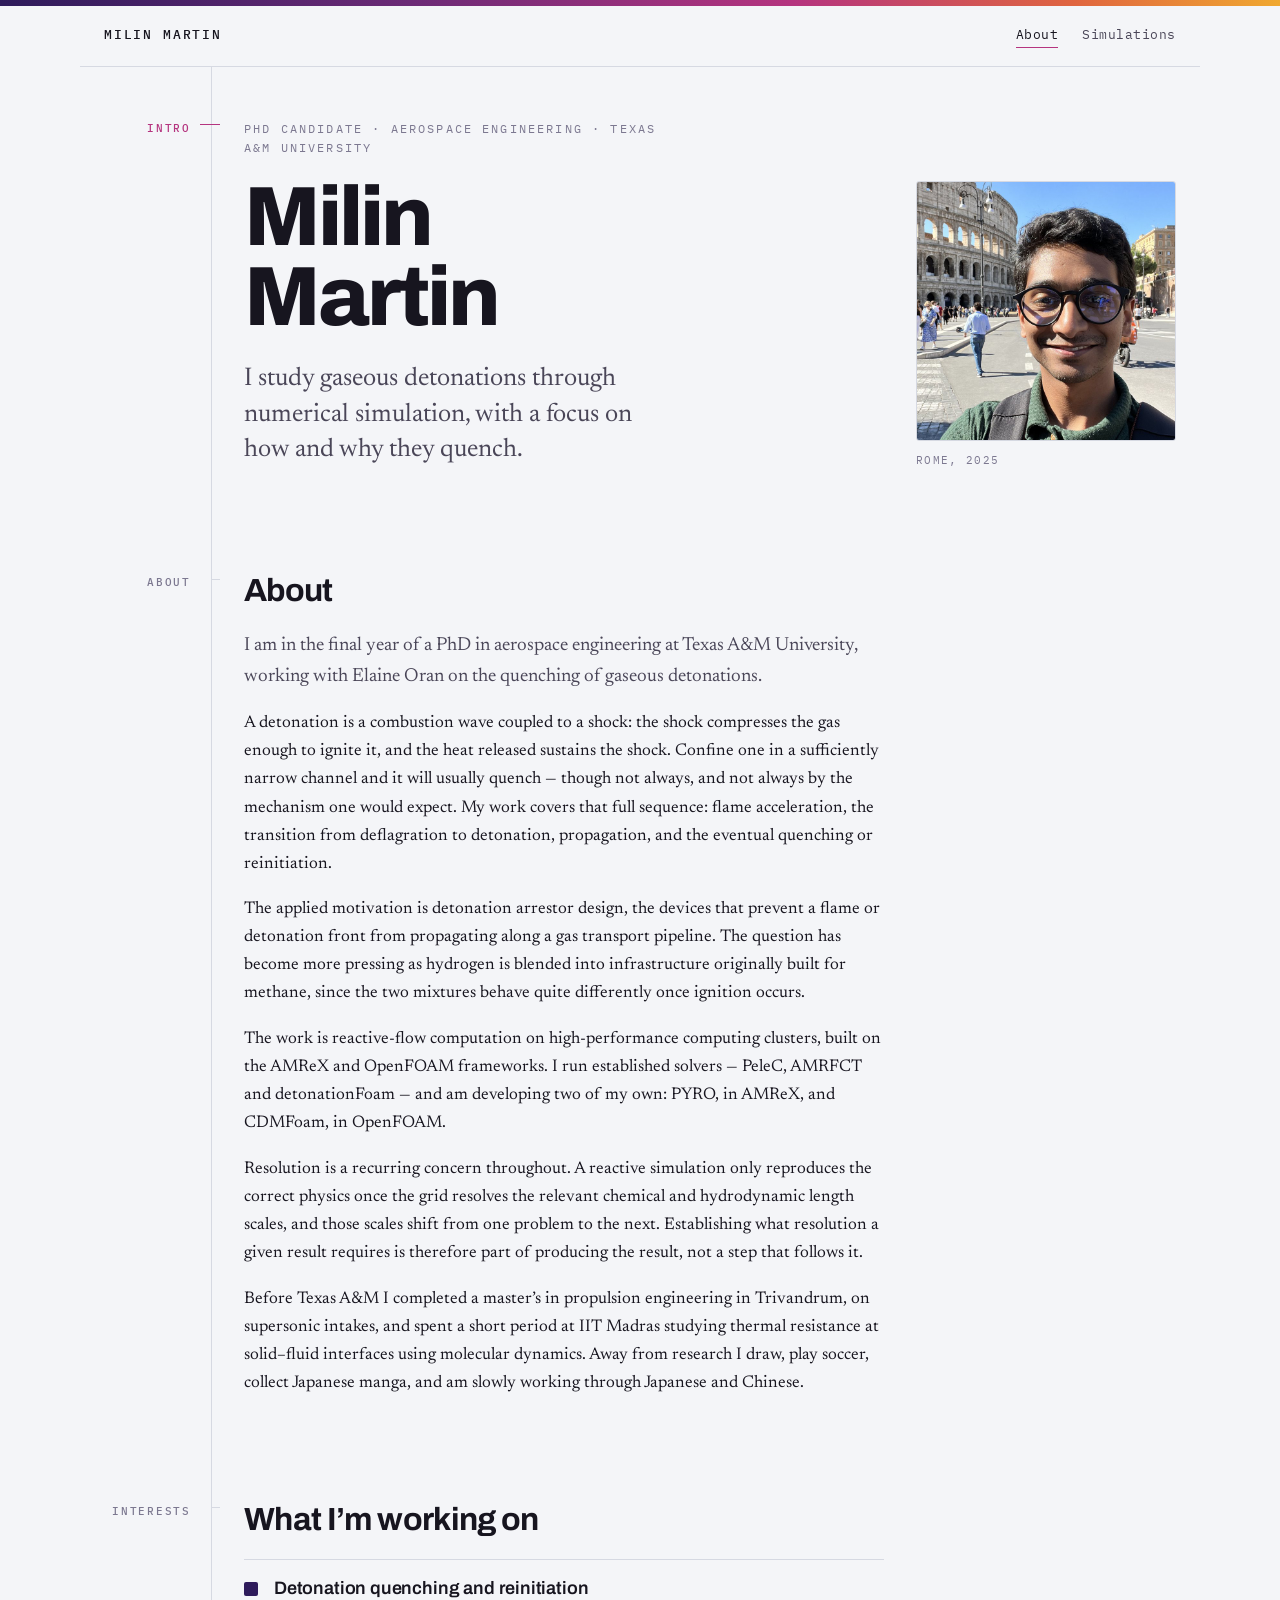
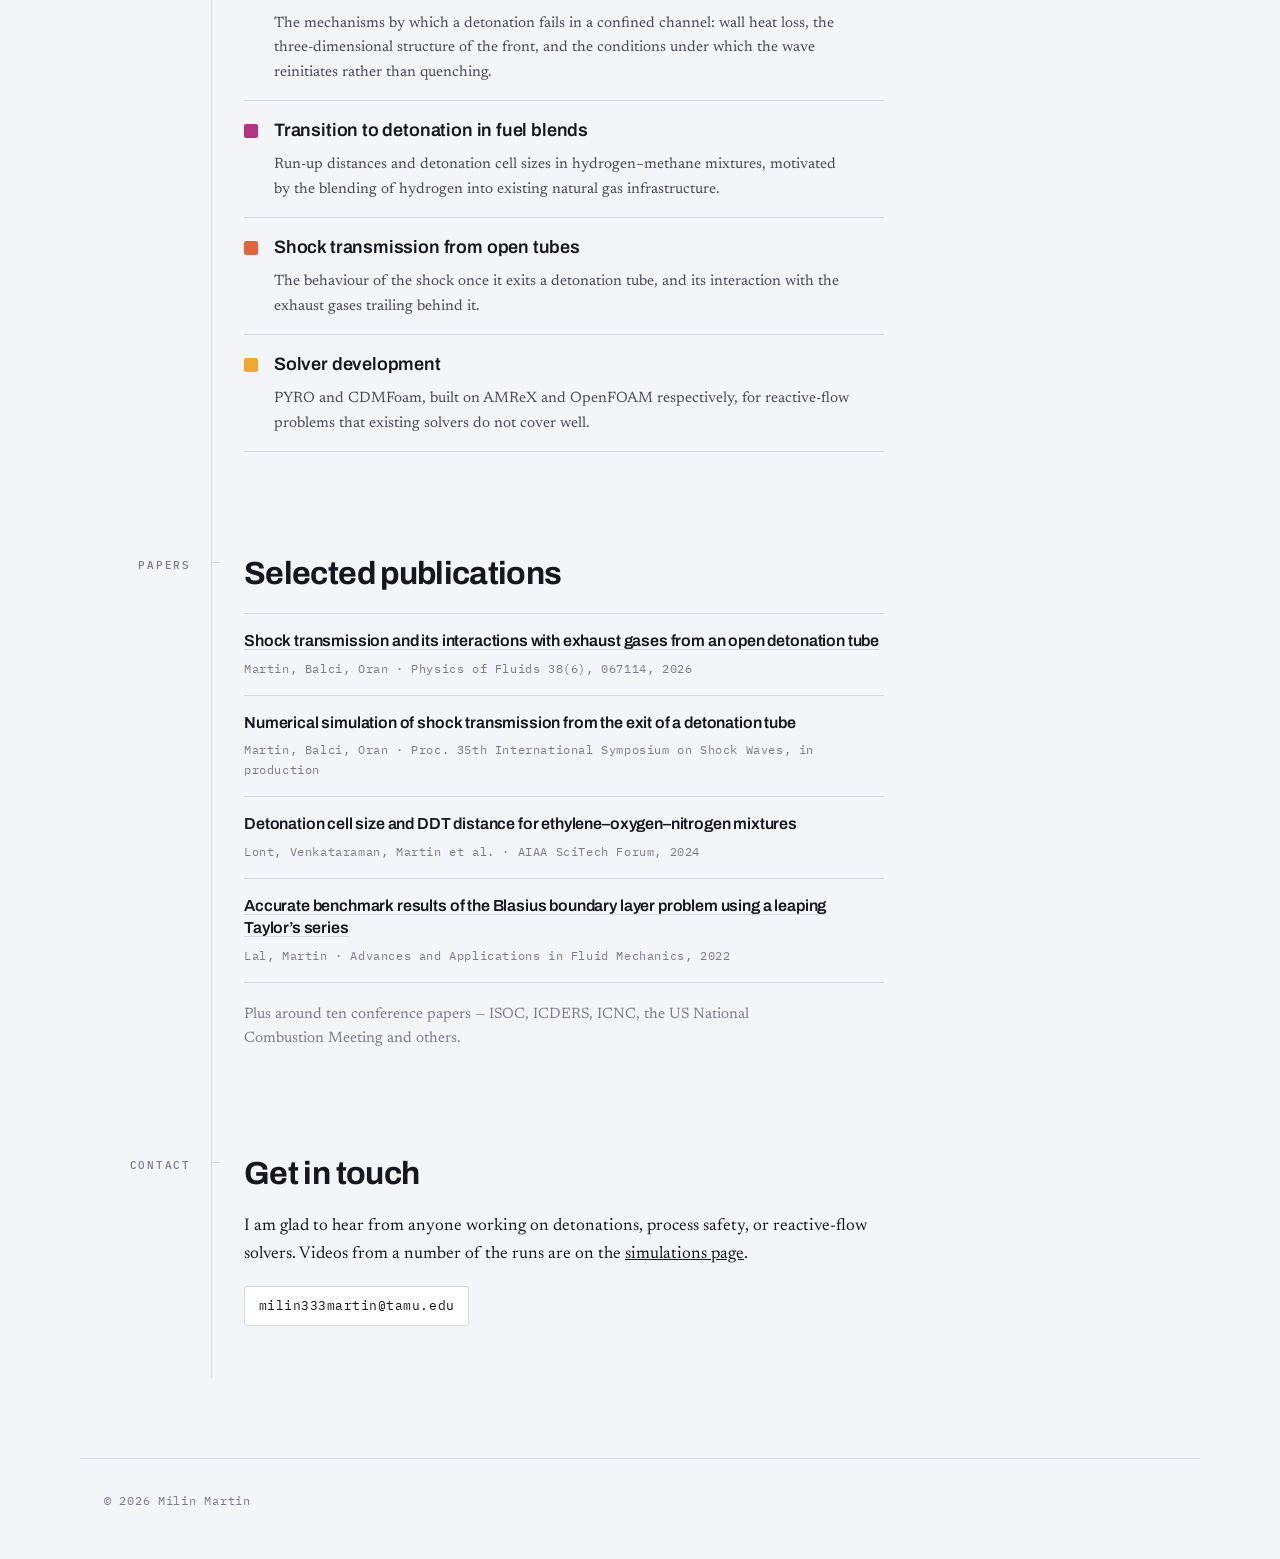
<file: index.html>
<!DOCTYPE html>
<html lang="en">
<head>
<meta charset="utf-8">
<meta name="viewport" content="width=device-width, initial-scale=1">

<title>Milin Martin — Detonation simulations</title>
<meta name="description" content="Milin Martin, PhD candidate in aerospace engineering at Texas A&amp;M University, working on numerical simulations of gaseous detonations and their quenching.">
<link rel="canonical" href="https://milin333martin.github.io/">
<link rel="icon" type="image/png" href="favicon.png">
<link rel="apple-touch-icon" href="favicon.png">
<meta name="author" content="Milin Martin">

<meta property="og:type" content="profile">
<meta property="og:site_name" content="Milin Martin">
<meta property="og:title" content="Milin Martin &mdash; Numerical simulation of gaseous detonations">
<meta property="og:description" content="Milin Martin, PhD candidate in aerospace engineering at Texas A&amp;M University, working on numerical simulations of gaseous detonations and their quenching.">
<meta property="og:url" content="https://milin333martin.github.io/">
<meta property="og:image" content="https://milin333martin.github.io/og-image.jpg">
<meta property="og:image:width" content="1200">
<meta property="og:image:height" content="630">
<meta property="og:image:alt" content="Milin Martin, PhD candidate at Texas A&amp;M University">
<meta property="profile:first_name" content="Milin">
<meta property="profile:last_name" content="Martin">
<meta name="twitter:card" content="summary_large_image">
<meta name="twitter:title" content="Milin Martin &mdash; Numerical simulation of gaseous detonations">
<meta name="twitter:description" content="Milin Martin, PhD candidate in aerospace engineering at Texas A&amp;M University, working on numerical simulations of gaseous detonations and their quenching.">
<meta name="twitter:image" content="https://milin333martin.github.io/og-image.jpg">

<link rel="preconnect" href="https://fonts.googleapis.com">
<link rel="preconnect" href="https://fonts.gstatic.com" crossorigin>
<link href="https://fonts.googleapis.com/css2?family=Archivo:wght@500;600;700;800&family=IBM+Plex+Mono:wght@400;500&family=Newsreader:ital,opsz,wght@0,6..72,400;0,6..72,500;1,6..72,400&display=swap" rel="stylesheet">
<link rel="stylesheet" href="style.css">

<script type="application/ld+json">
{
  "@context": "https://schema.org",
  "@type": "Person",
  "name": "Milin Martin",
  "givenName": "Milin",
  "familyName": "Martin",
  "url": "https://milin333martin.github.io/",
  "image": "https://milin333martin.github.io/milin.jpg",
  "email": "mailto:milin333martin@tamu.edu",
  "jobTitle": "PhD Candidate in Aerospace Engineering",
  "description": "Researcher in computational studies of gaseous explosions and detonations, working on detonation quenching and deflagration-to-detonation transition.",
  "affiliation": {
    "@type": "CollegeOrUniversity",
    "name": "Texas A&M University",
    "department": "Department of Aerospace Engineering"
  },
  "knowsAbout": [
    "Detonation quenching",
    "Deflagration-to-detonation transition",
    "Reactive flow simulation",
    "Computational fluid dynamics",
    "Gas dynamics",
    "High-performance computing"
  ]
}
</script>
</head>

<body>
<div class="colorbar"></div>

<header class="masthead">
  <a class="masthead__name" href="index.html">Milin Martin</a>
  <nav class="nav" aria-label="Main">
    <a href="index.html" aria-current="page">About</a>
    <a href="simulations.html">Simulations</a>
  </nav>
</header>

<main class="wrap">

  <section class="band" id="intro">
    <div class="band__tick">Intro</div>
    <div class="band__body">
      <div class="hero-grid">
        <div>
          <p class="hero__eyebrow">PhD candidate &middot; Aerospace Engineering &middot; Texas A&amp;M University</p>
          <h1 class="hero__name">Milin<br>Martin</h1>
          <p class="hero__thesis">I study gaseous detonations through numerical simulation, with a focus on how and why they quench.</p>
        </div>
        <figure class="portrait">
          <img src="milin.jpg" alt="Milin Martin" width="800" height="800">
          <!-- Change this caption to whatever you like, or delete the line -->
          <figcaption>Rome, 2025</figcaption>
        </figure>
      </div>
    </div>
  </section>

  <section class="band" id="about">
    <div class="band__tick">About</div>
    <div class="band__body">
      <h2>About</h2>

      <p class="lede">I am in the final year of a PhD in aerospace engineering at Texas A&amp;M University, working with Elaine Oran on the quenching of gaseous detonations.</p>

      <p>A detonation is a combustion wave coupled to a shock: the shock compresses the gas enough to ignite it, and the heat released sustains the shock. Confine one in a sufficiently narrow channel and it will usually quench &mdash; though not always, and not always by the mechanism one would expect. My work covers that full sequence: flame acceleration, the transition from deflagration to detonation, propagation, and the eventual quenching or reinitiation.</p>

      <p>The applied motivation is detonation arrestor design, the devices that prevent a flame or detonation front from propagating along a gas transport pipeline. The question has become more pressing as hydrogen is blended into infrastructure originally built for methane, since the two mixtures behave quite differently once ignition occurs.</p>

      <p>The work is reactive-flow computation on high-performance computing clusters, built on the AMReX and OpenFOAM frameworks. I run established solvers &mdash; PeleC, AMRFCT and detonationFoam &mdash; and am developing two of my own: PYRO, in AMReX, and CDMFoam, in OpenFOAM.</p>

      <p>Resolution is a recurring concern throughout. A reactive simulation only reproduces the correct physics once the grid resolves the relevant chemical and hydrodynamic length scales, and those scales shift from one problem to the next. Establishing what resolution a given result requires is therefore part of producing the result, not a step that follows it.</p>

      <p>Before Texas A&amp;M I completed a master&rsquo;s in propulsion engineering in Trivandrum, on supersonic intakes, and spent a short period at IIT Madras studying thermal resistance at solid&ndash;fluid interfaces using molecular dynamics. Away from research I draw, play soccer, collect Japanese manga, and am slowly working through Japanese and Chinese.</p>

    </div>
  </section>

  <section class="band" id="work">
    <div class="band__tick">Interests</div>
    <div class="band__body">
      <h2>What I&rsquo;m working on</h2>
      <ul class="legend">
        <li>
          <span class="swatch" style="background:#2e1b5b"></span>
          <div>
            <h3>Detonation quenching and reinitiation</h3>
            <p>The mechanisms by which a detonation fails in a confined channel: wall heat loss, the three-dimensional structure of the front, and the conditions under which the wave reinitiates rather than quenching.</p>
          </div>
        </li>
        <li>
          <span class="swatch" style="background:#b5347f"></span>
          <div>
            <h3>Transition to detonation in fuel blends</h3>
            <p>Run-up distances and detonation cell sizes in hydrogen&ndash;methane mixtures, motivated by the blending of hydrogen into existing natural gas infrastructure.</p>
          </div>
        </li>
        <li>
          <span class="swatch" style="background:#e0653f"></span>
          <div>
            <h3>Shock transmission from open tubes</h3>
            <p>The behaviour of the shock once it exits a detonation tube, and its interaction with the exhaust gases trailing behind it.</p>
          </div>
        </li>
        <li>
          <span class="swatch" style="background:#f0a830"></span>
          <div>
            <h3>Solver development</h3>
            <p>PYRO and CDMFoam, built on AMReX and OpenFOAM respectively, for reactive-flow problems that existing solvers do not cover well.</p>
          </div>
        </li>
      </ul>
    </div>
  </section>

  <section class="band" id="papers">
    <div class="band__tick">Papers</div>
    <div class="band__body">
      <h2>Selected publications</h2>
      <ul class="pubs">
        <li>
          <h3><a href="https://doi.org/10.1063/5.0331079">Shock transmission and its interactions with exhaust gases from an open detonation tube</a></h3>
          <span class="venue">Martin, Balci, Oran &middot; Physics of Fluids 38(6), 067114, 2026</span>
        </li>
        <li>
          <h3>Numerical simulation of shock transmission from the exit of a detonation tube</h3>
          <span class="venue">Martin, Balci, Oran &middot; Proc. 35th International Symposium on Shock Waves, in production</span>
        </li>
        <li>
          <h3>Detonation cell size and DDT distance for ethylene&ndash;oxygen&ndash;nitrogen mixtures</h3>
          <span class="venue">Lont, Venkataraman, Martin et al. &middot; AIAA SciTech Forum, 2024</span>
        </li>
        <li>
          <h3><a href="http://dx.doi.org/10.17654/0973468622004">Accurate benchmark results of the Blasius boundary layer problem using a leaping Taylor&rsquo;s series</a></h3>
          <span class="venue">Lal, Martin &middot; Advances and Applications in Fluid Mechanics, 2022</span>
        </li>
      </ul>
      <p class="note">Plus around ten conference papers &mdash; ISOC, ICDERS, ICNC, the US National Combustion Meeting and others.</p>
    </div>
  </section>

  <section class="band" id="contact">
    <div class="band__tick">Contact</div>
    <div class="band__body">
      <h2>Get in touch</h2>
      <p>I am glad to hear from anyone working on detonations, process safety, or reactive-flow solvers. Videos from a number of the runs are on the <a href="simulations.html">simulations page</a>.</p>
      <ul class="links">
        <li><a href="mailto:milin333martin@tamu.edu">milin333martin@tamu.edu</a></li>

        <!-- To add these, delete the arrows around a line and paste your real URL in:
        <li><a href="https://www.linkedin.com/in/milin-m-384aba334/">LinkedIn</a></li>
        <li><a href="https://scholar.google.com/citations?user=MORmdeAAAAAJ&hl=en&authuser=1">Google Scholar</a></li>
        -->
      </ul>
    </div>
  </section>

</main>

<footer class="foot">
  <p>&copy; 2026 Milin Martin</p>
</footer>

<script src="site.js"></script>
</body>
</html>
</file>
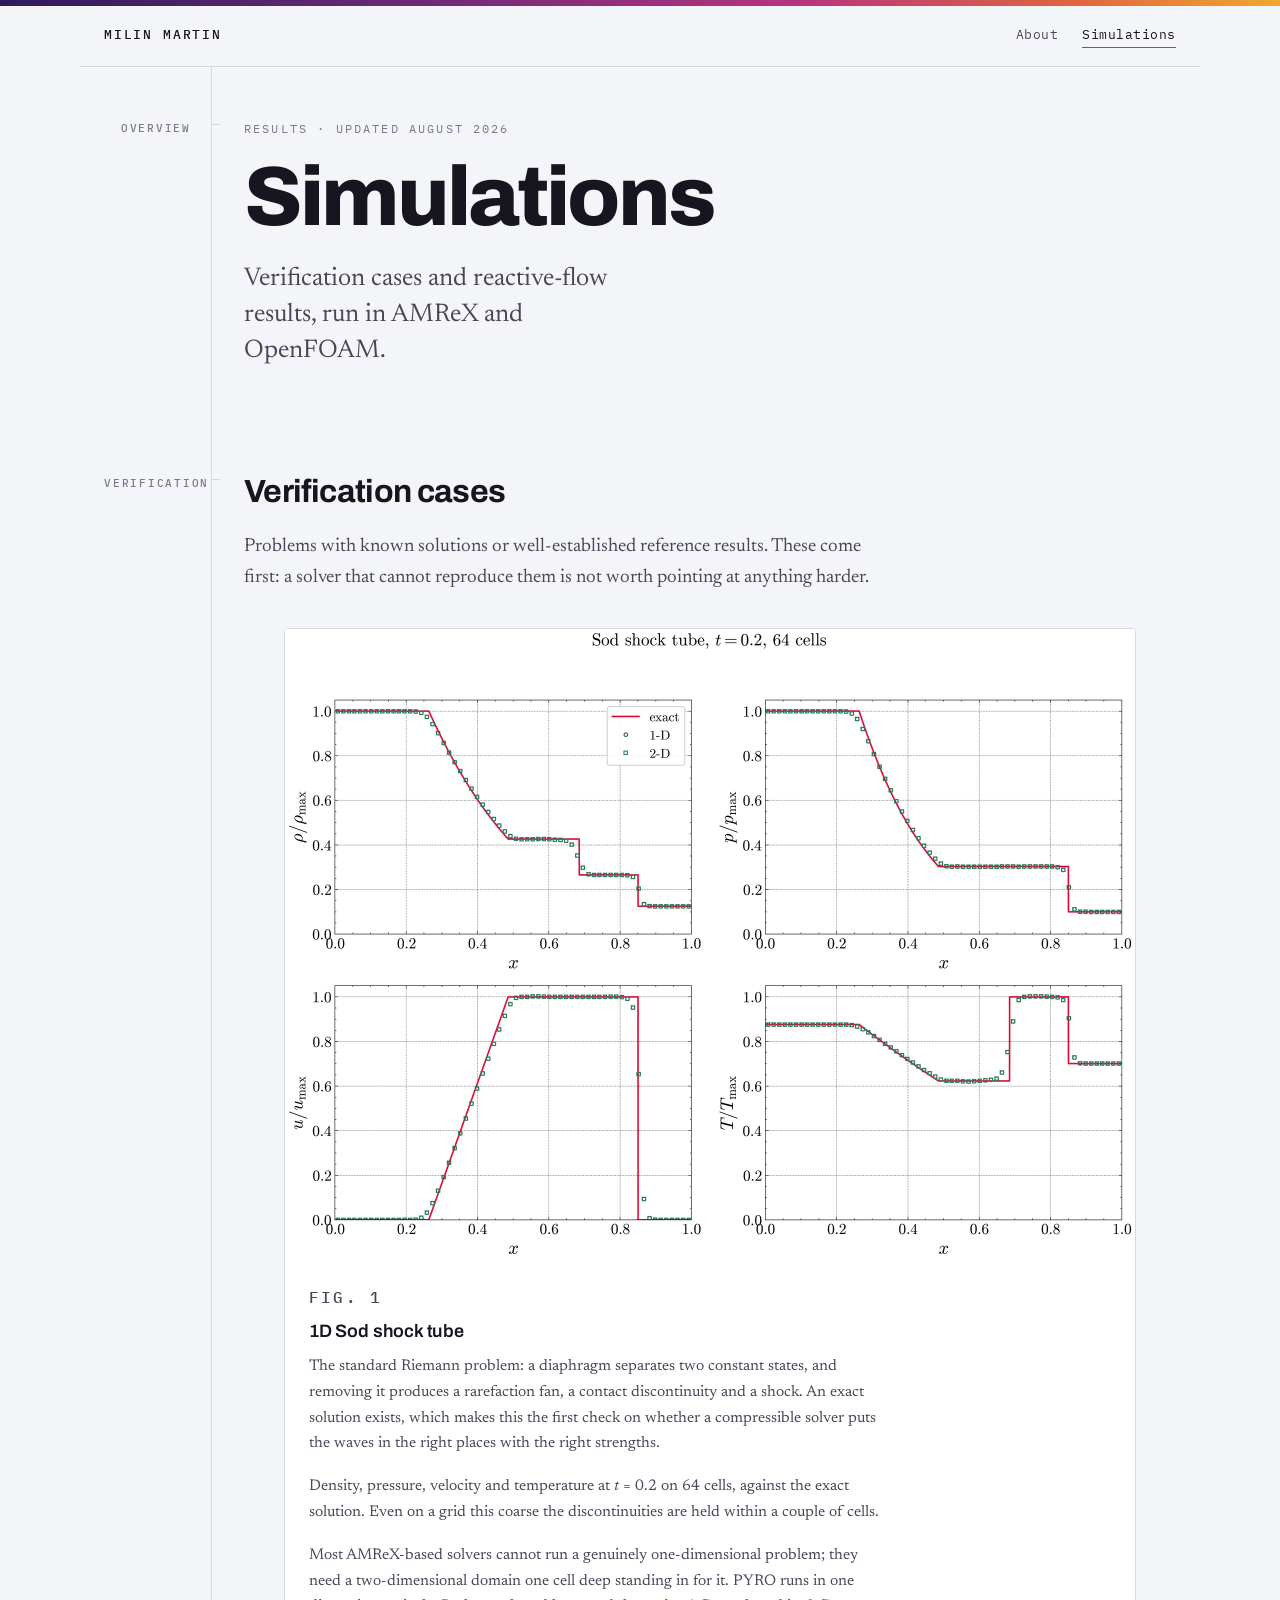
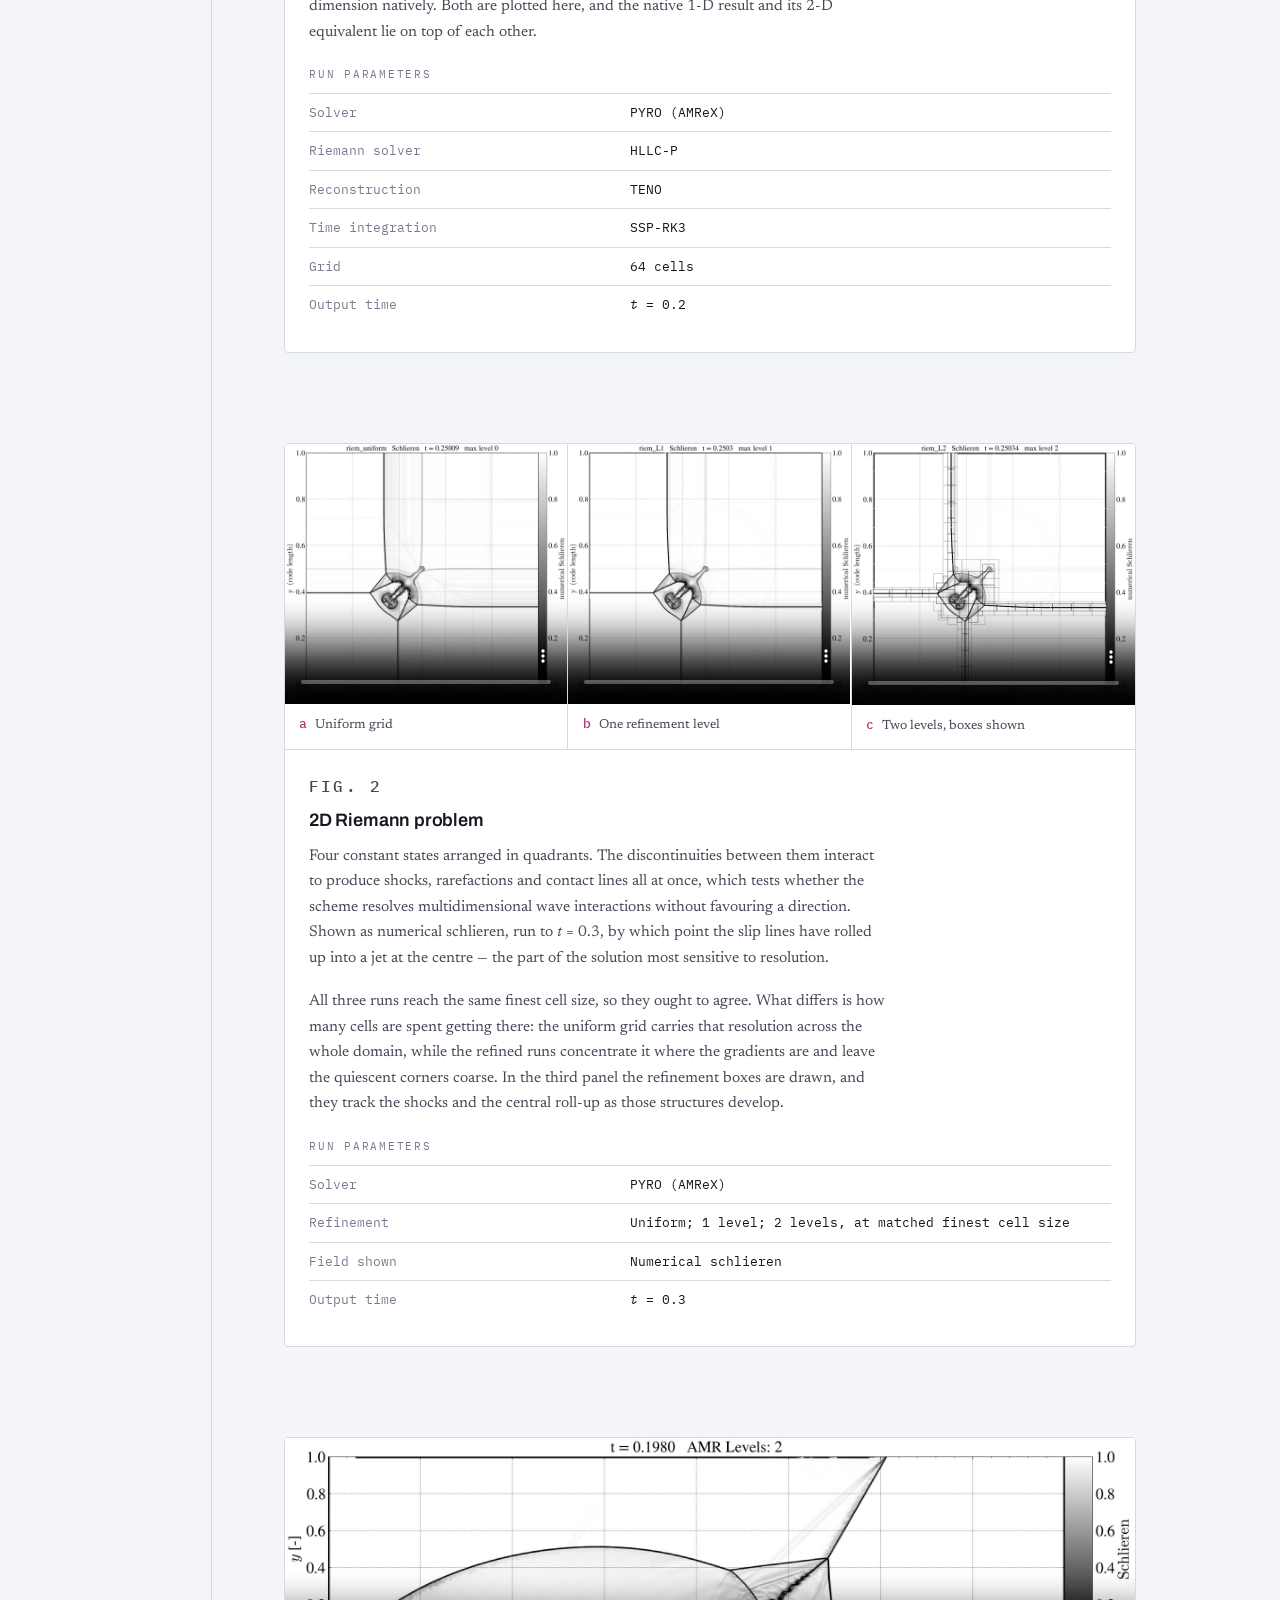
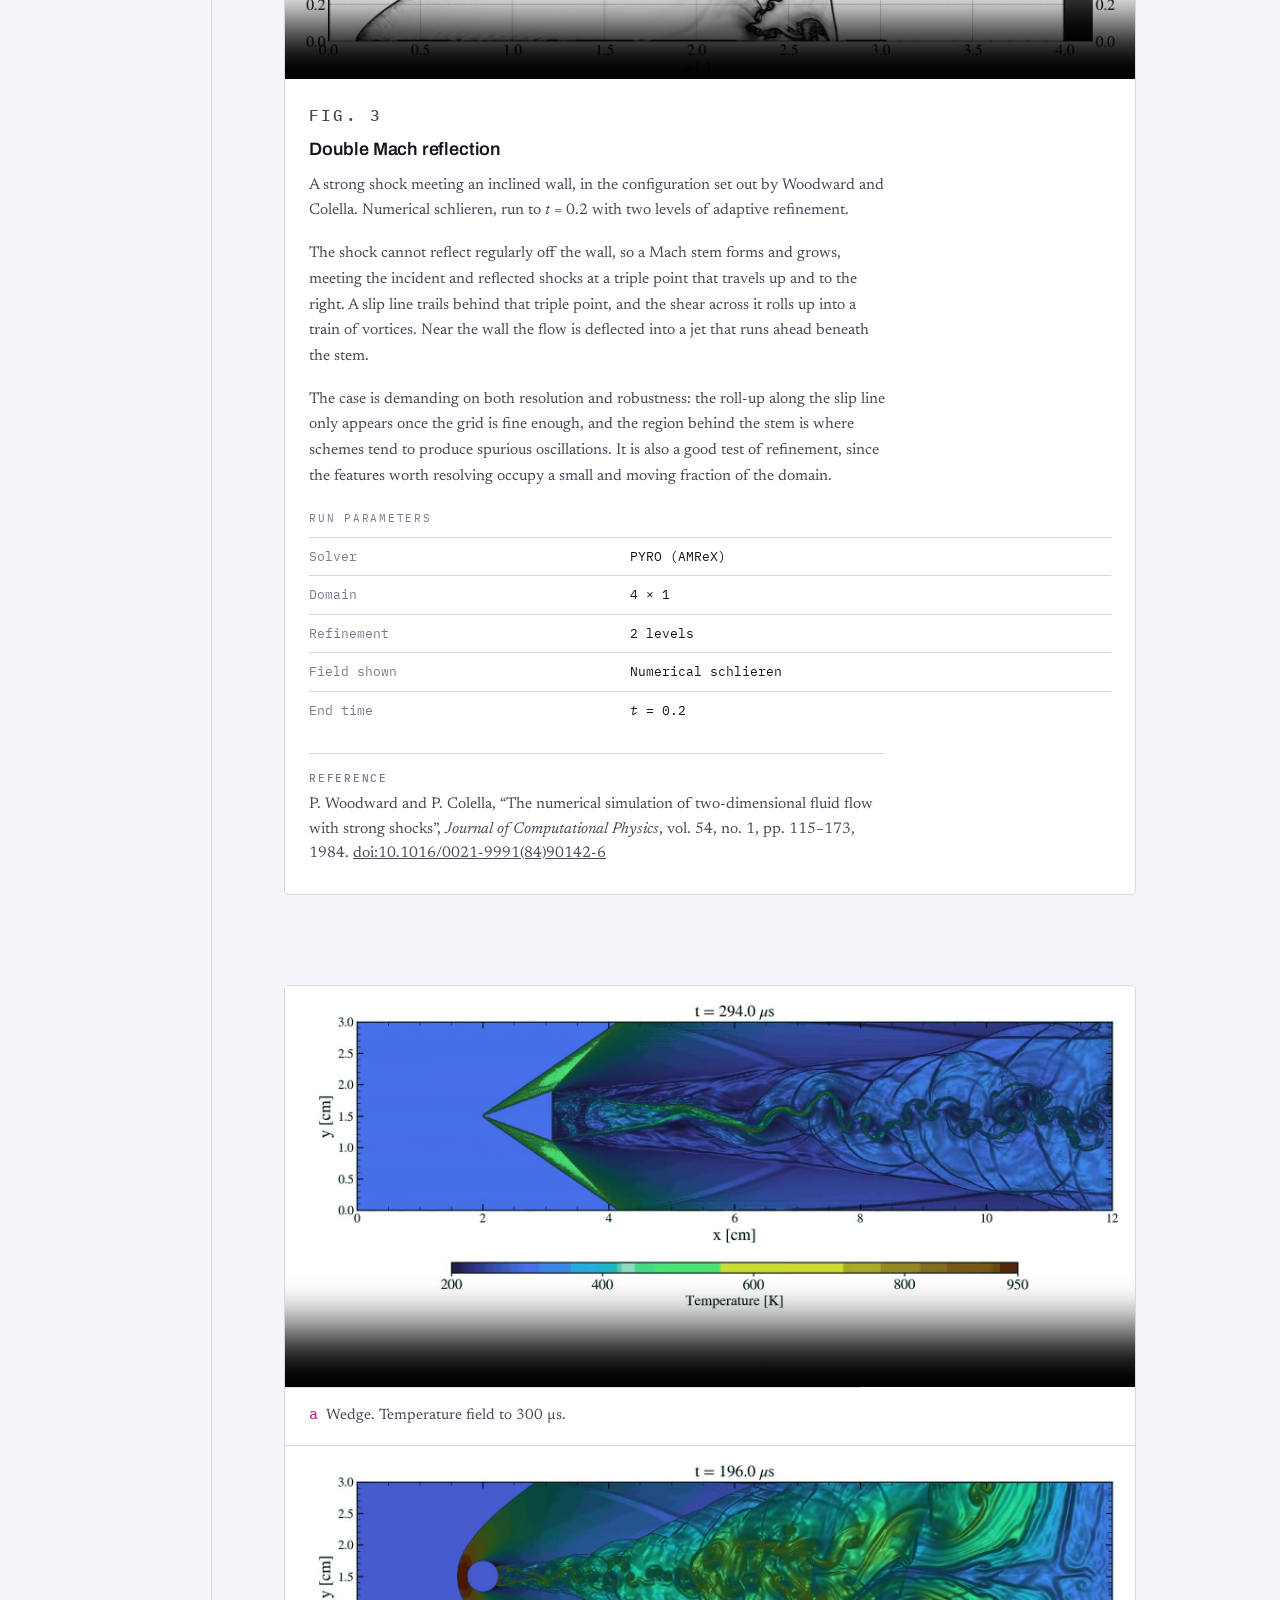
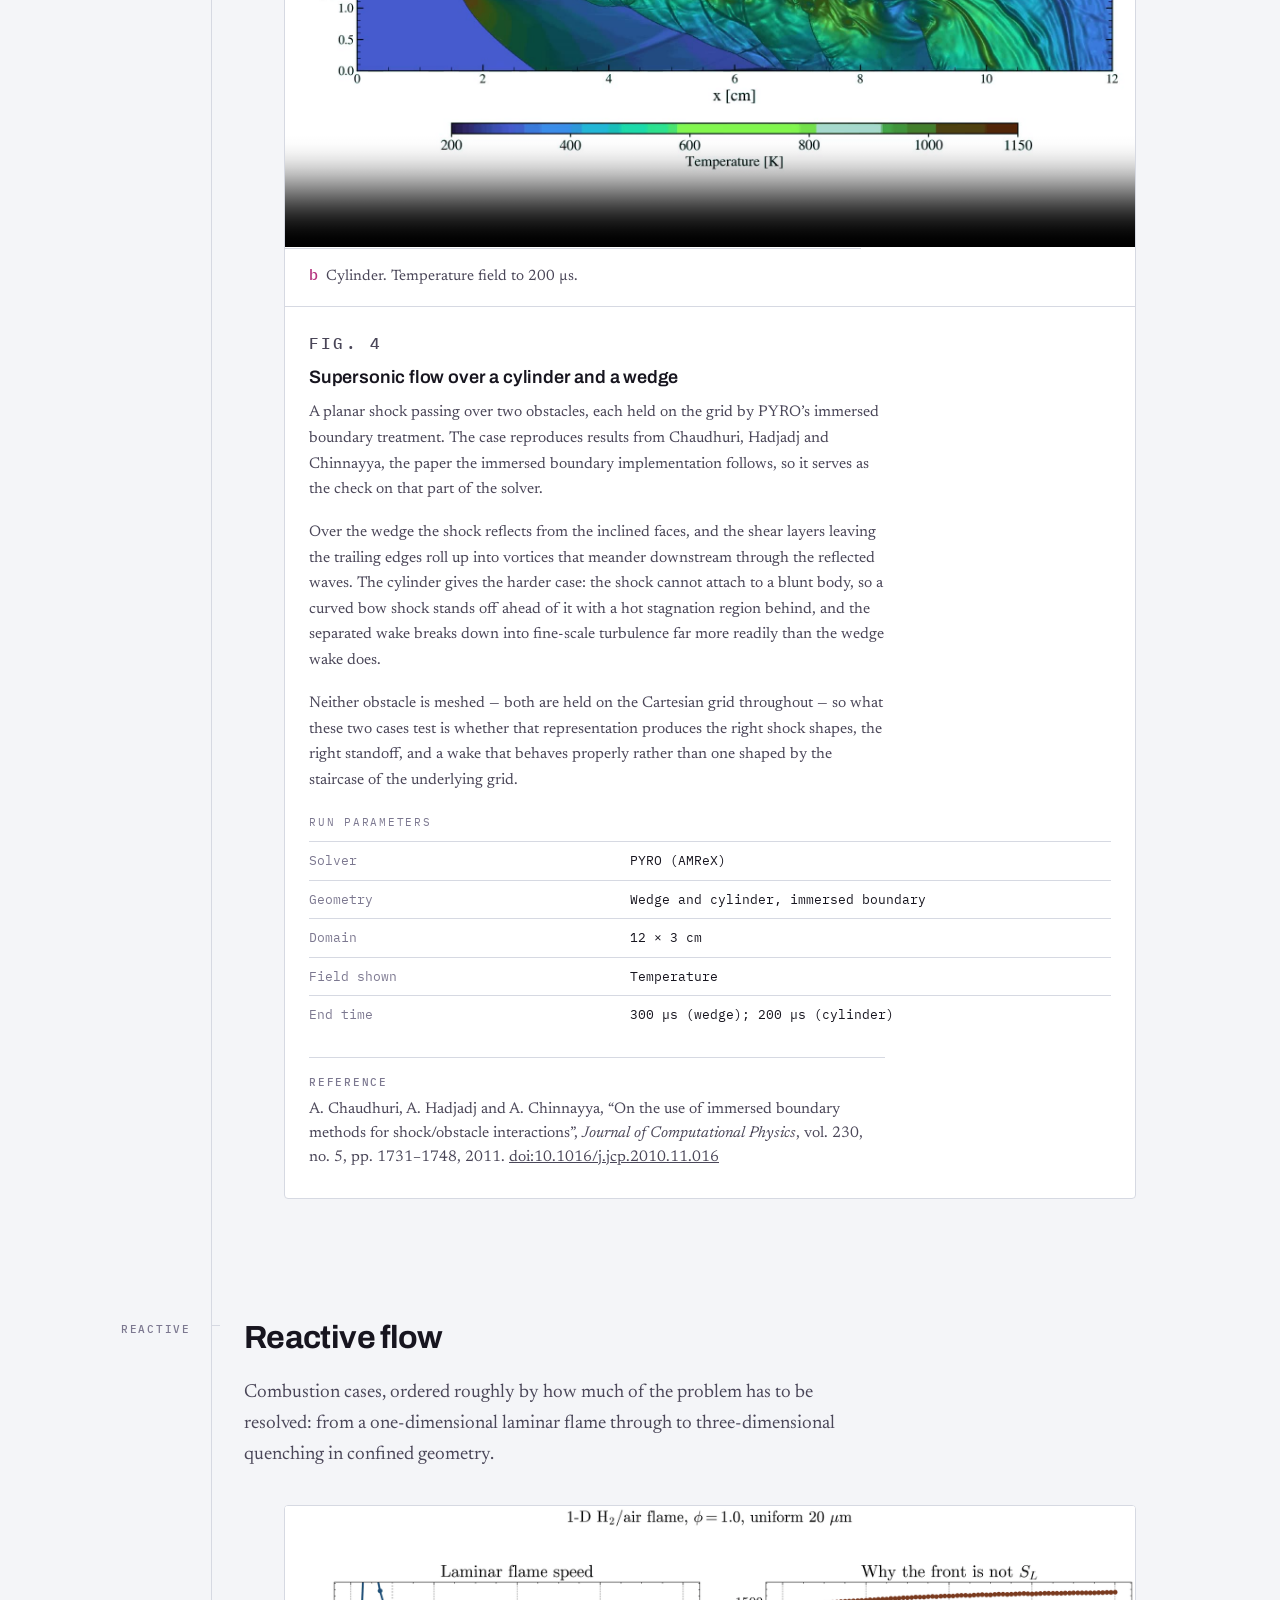
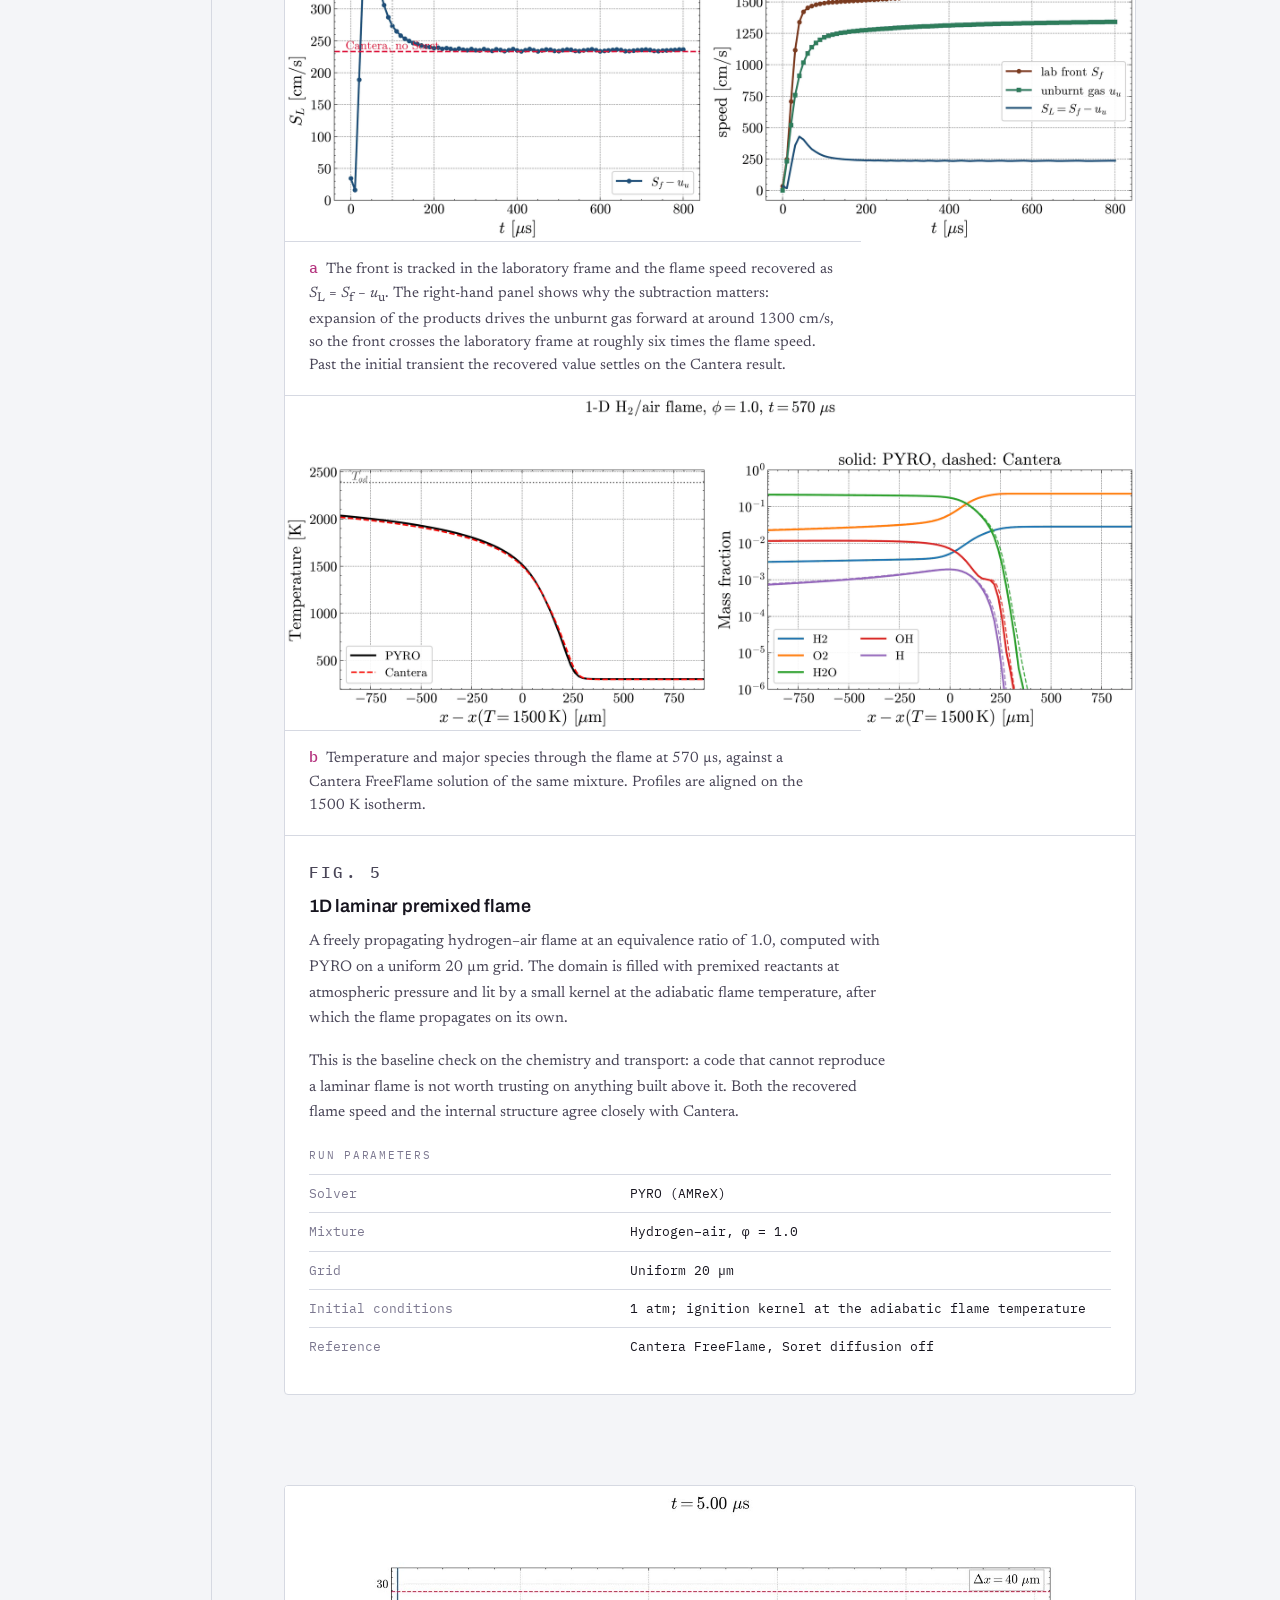
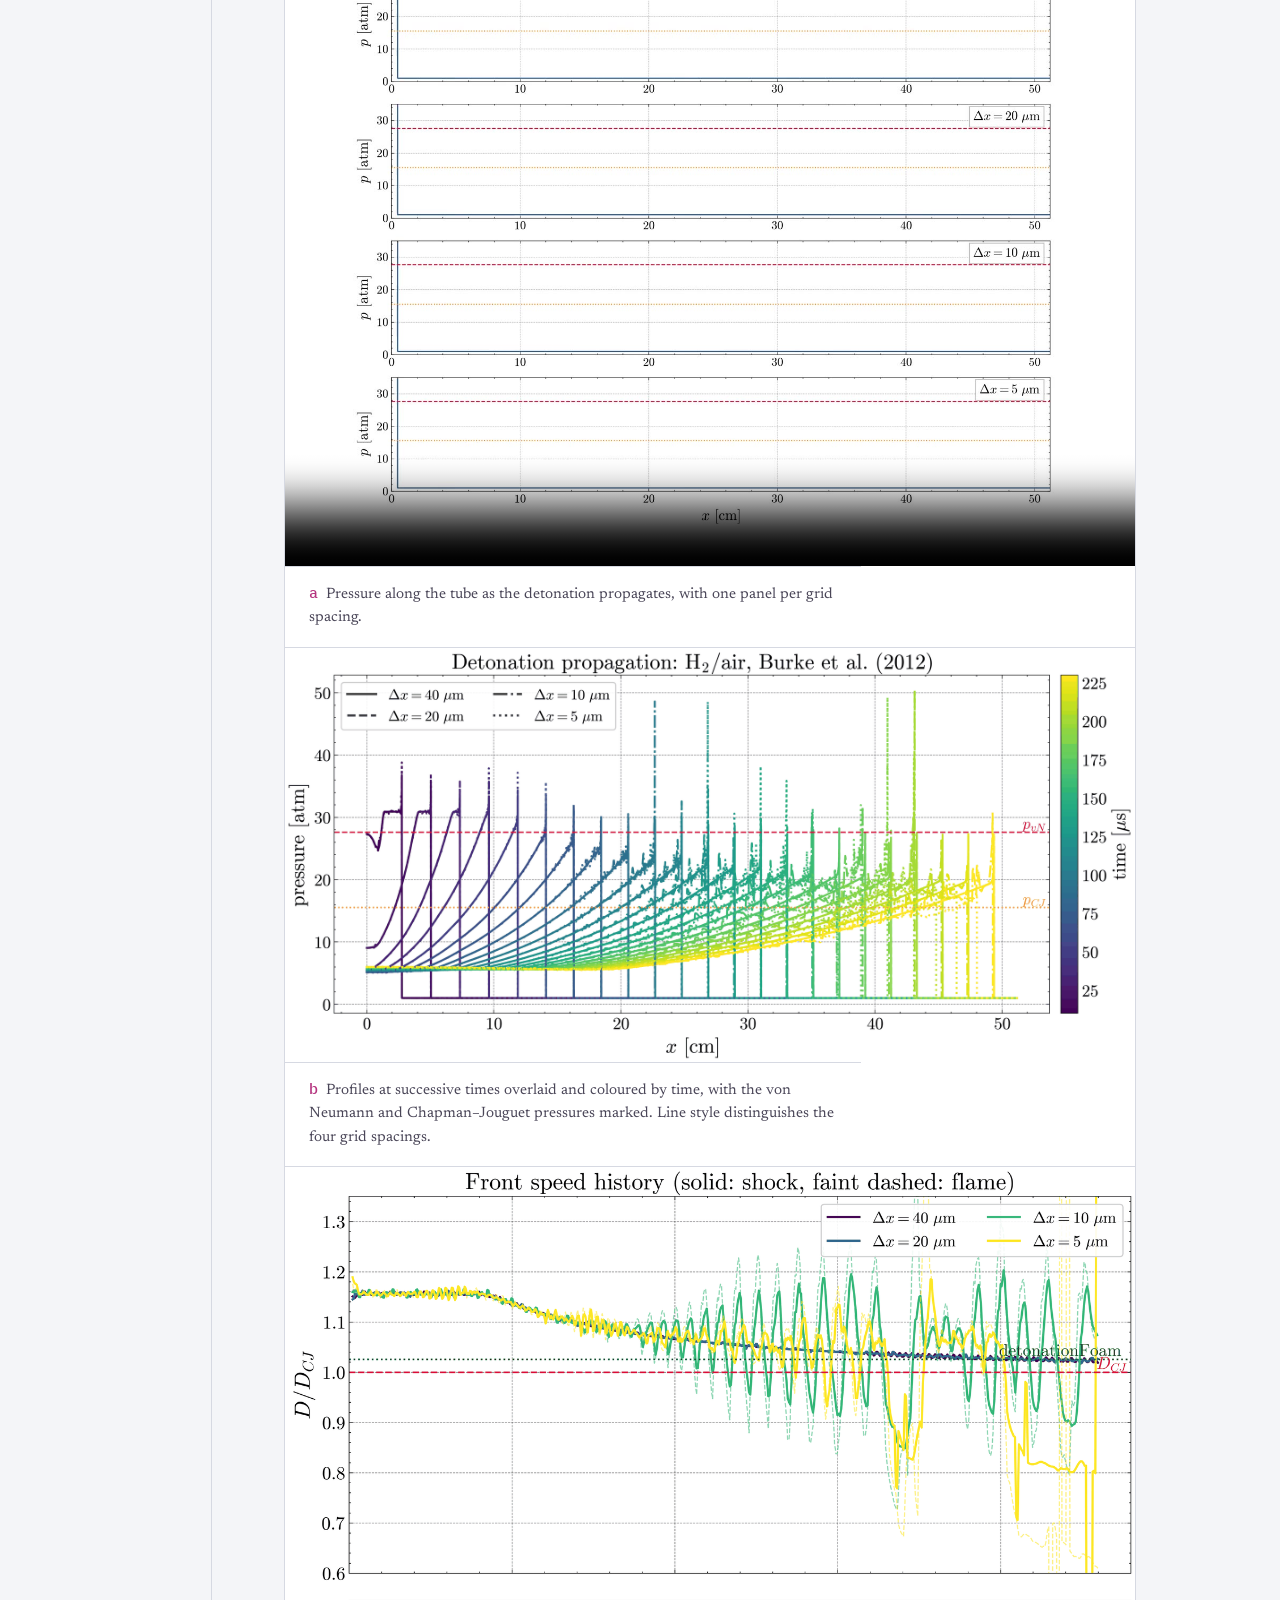
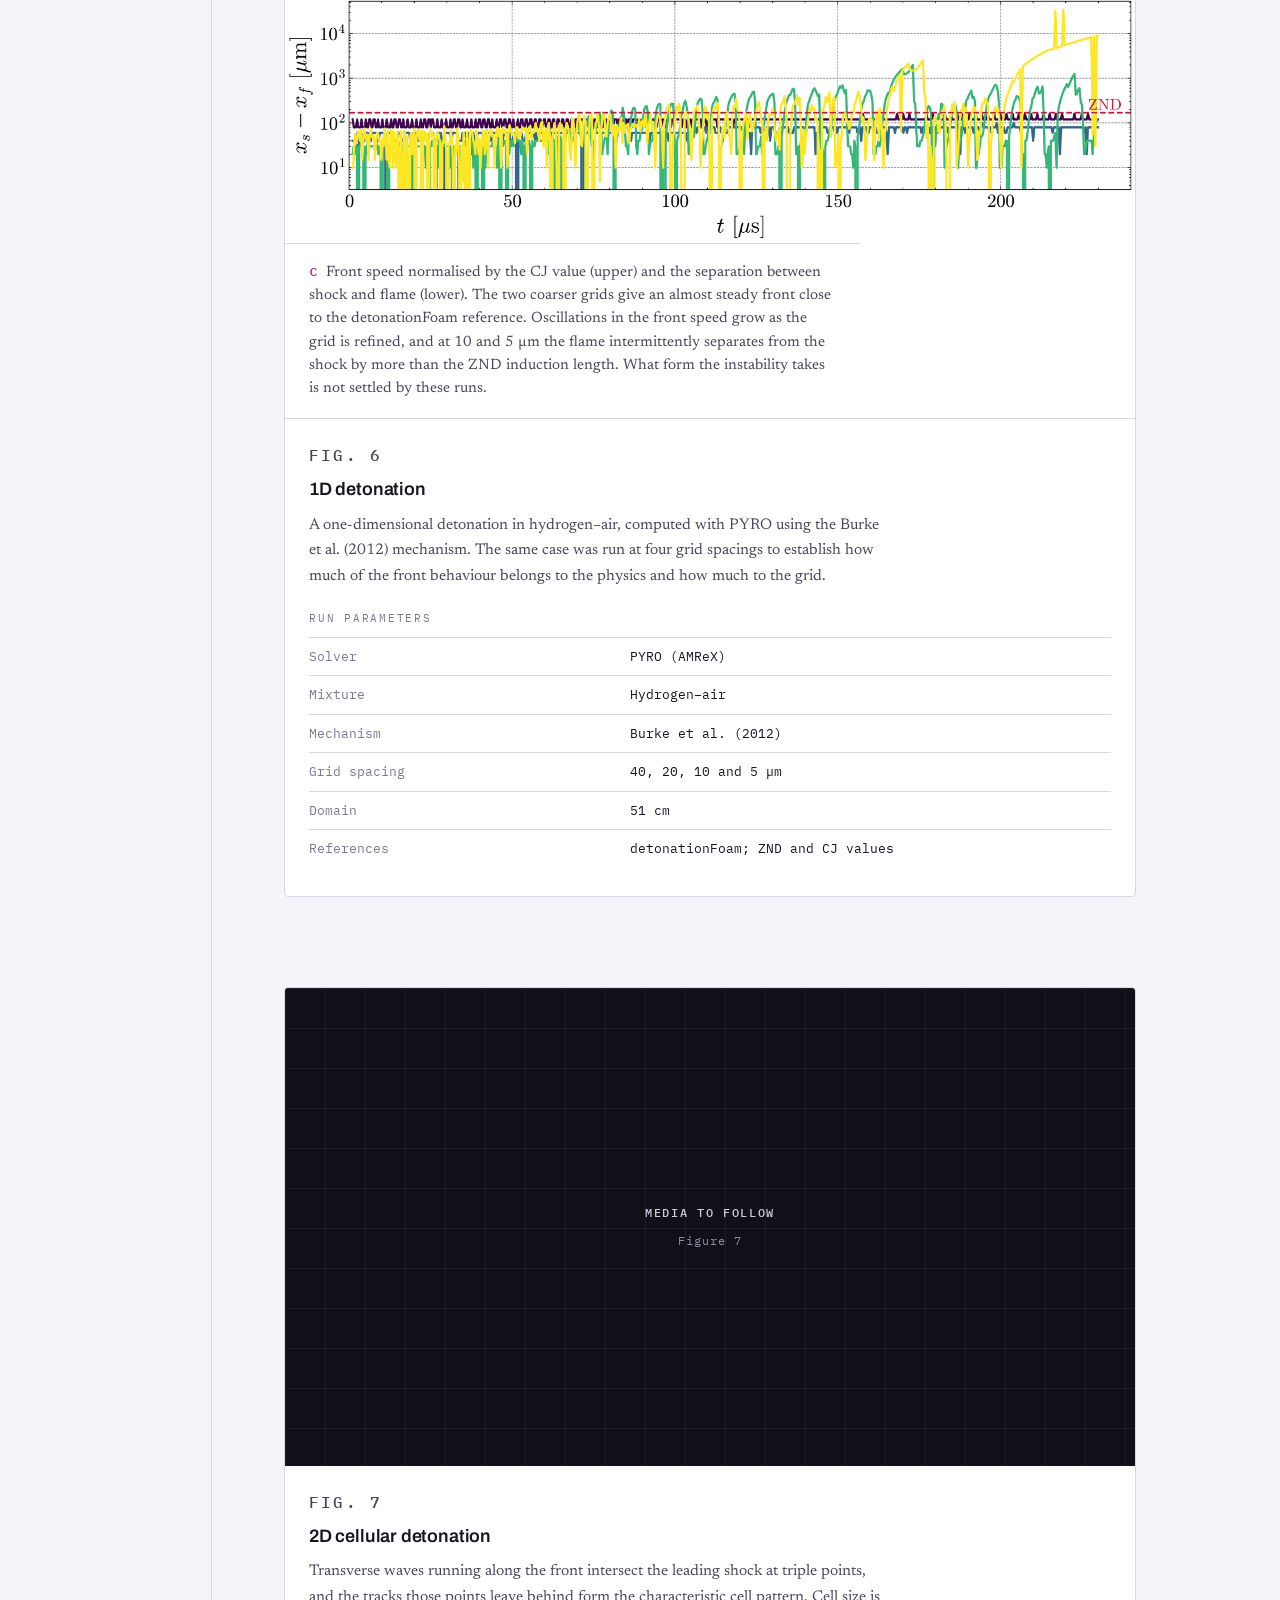
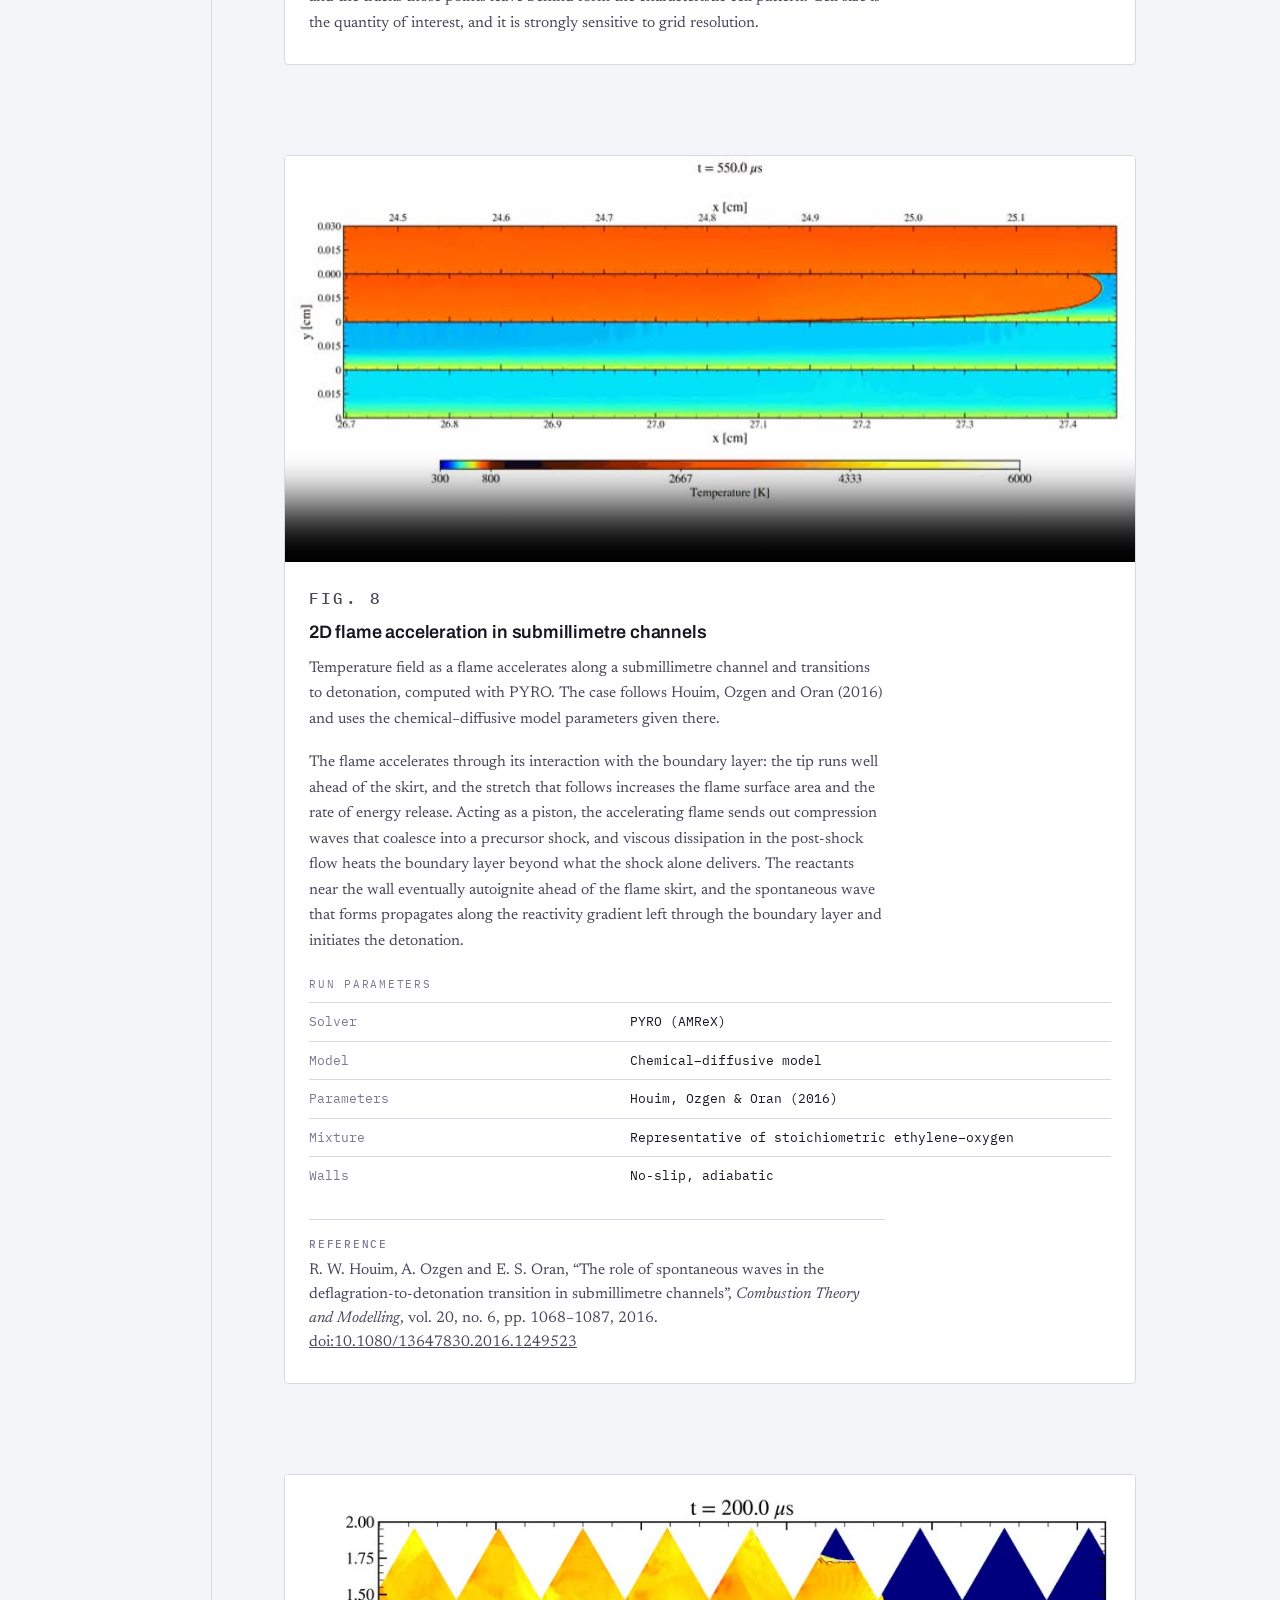
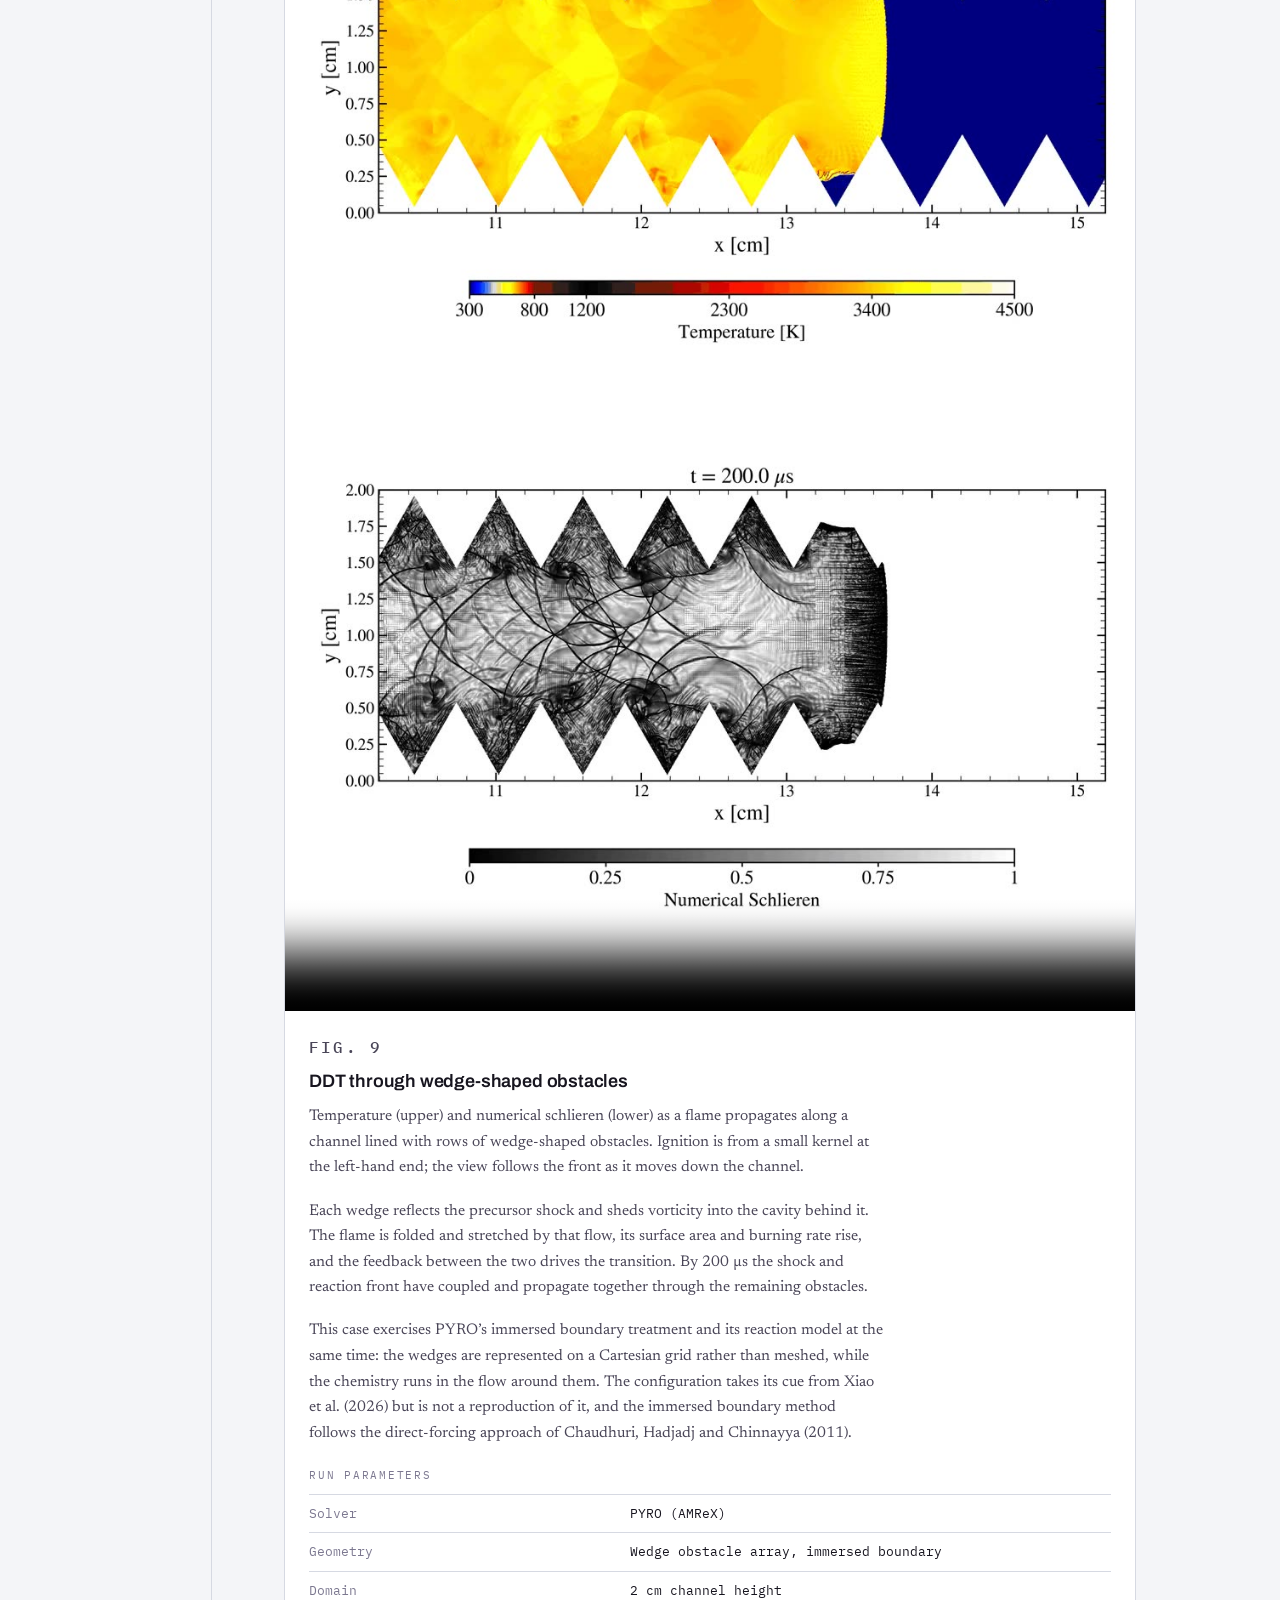
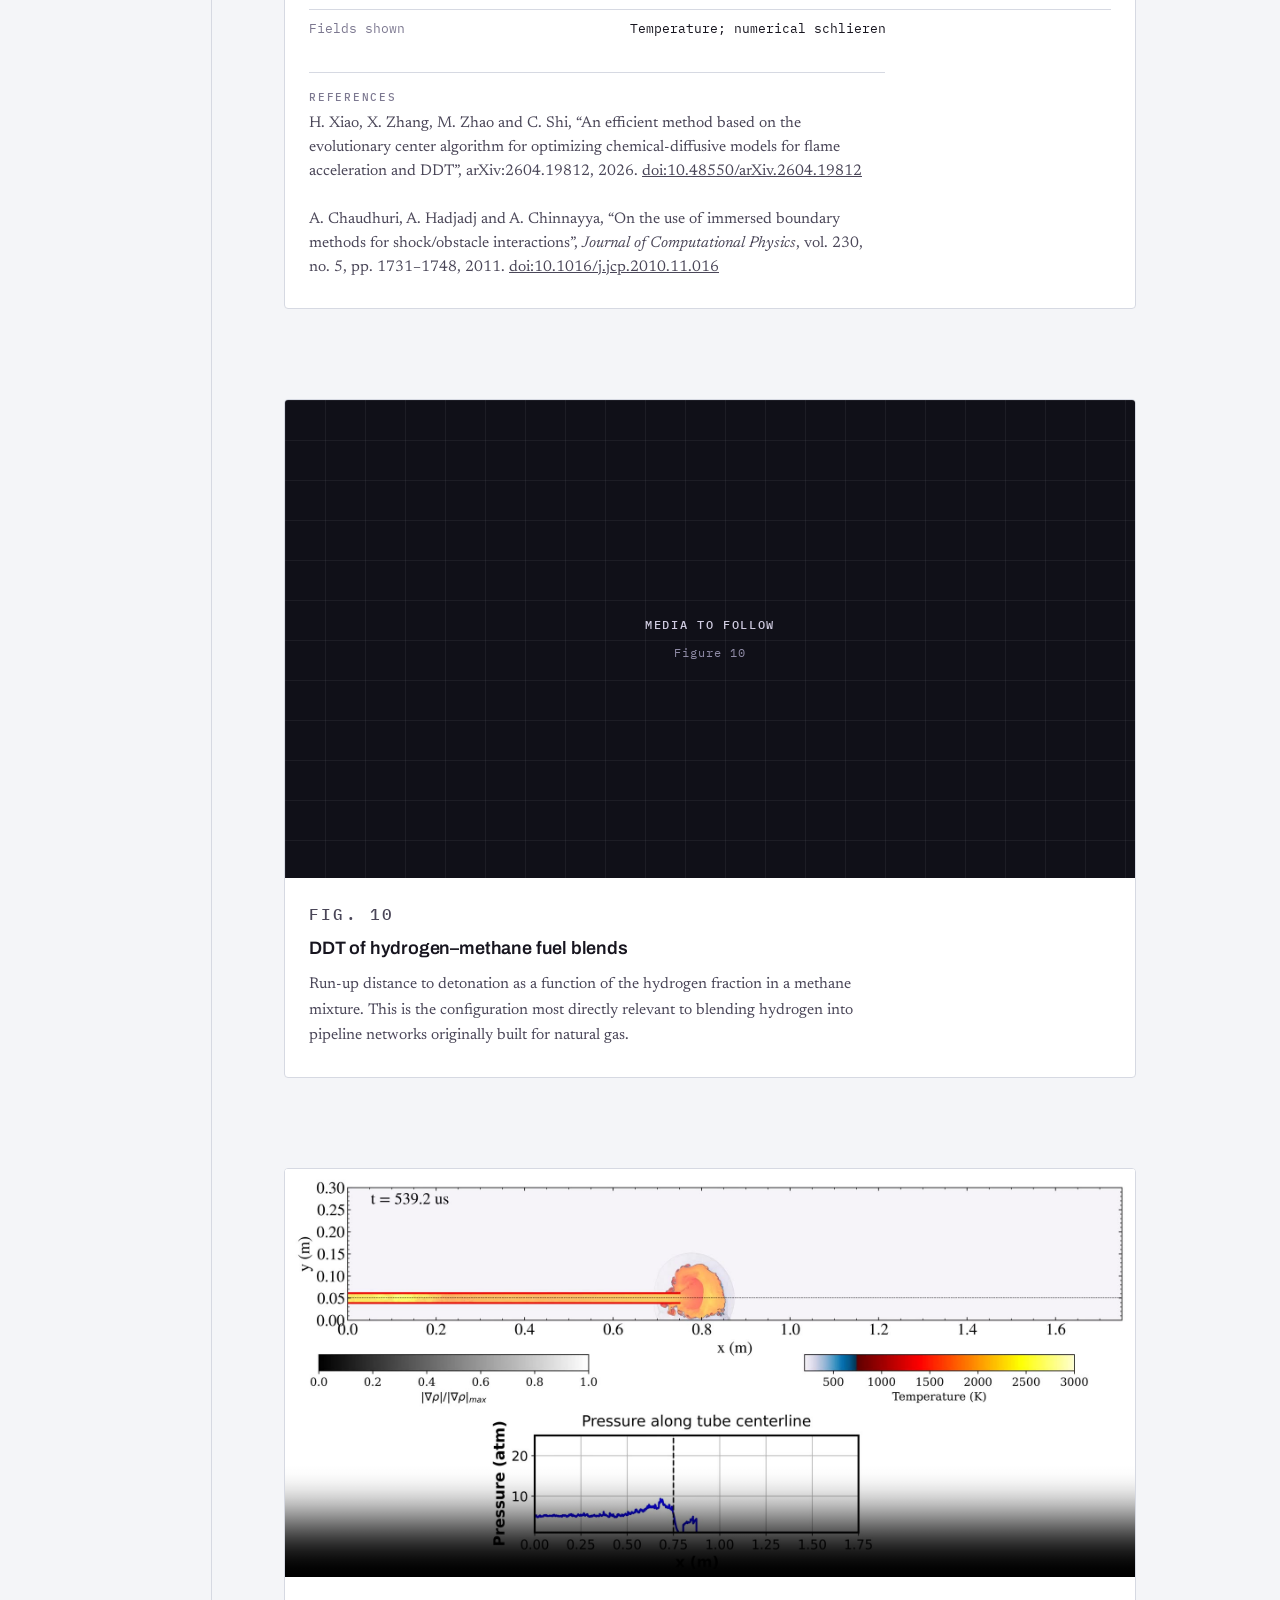
<file: simulations.html>
<!DOCTYPE html>
<html lang="en">
<head>
<meta charset="utf-8">
<meta name="viewport" content="width=device-width, initial-scale=1">

<title>Simulations &mdash; Milin Martin</title>
<meta name="description" content="Numerical simulations of compressible and reactive flow by Milin Martin: verification cases, detonation propagation, quenching and deflagration-to-detonation transition.">
<link rel="canonical" href="https://milin333martin.github.io/simulations.html">
<link rel="icon" type="image/png" href="favicon.png">
<link rel="apple-touch-icon" href="favicon.png">
<meta name="author" content="Milin Martin">

<meta property="og:type" content="article">
<meta property="og:site_name" content="Milin Martin">
<meta property="og:title" content="Simulations &mdash; Milin Martin">
<meta property="og:description" content="Numerical simulations of compressible and reactive flow by Milin Martin: verification cases, detonation propagation, quenching and deflagration-to-detonation transition.">
<meta property="og:url" content="https://milin333martin.github.io/simulations.html">
<meta property="og:image" content="https://milin333martin.github.io/og-simulations.jpg">
<meta property="og:image:width" content="1200">
<meta property="og:image:height" content="630">
<meta property="og:image:alt" content="Shock transmitted from the exit of a detonation tube">
<meta name="twitter:card" content="summary_large_image">
<meta name="twitter:title" content="Simulations &mdash; Milin Martin">
<meta name="twitter:description" content="Numerical simulations of compressible and reactive flow by Milin Martin: verification cases, detonation propagation, quenching and deflagration-to-detonation transition.">
<meta name="twitter:image" content="https://milin333martin.github.io/og-simulations.jpg">

<link rel="preconnect" href="https://fonts.googleapis.com">
<link rel="preconnect" href="https://fonts.gstatic.com" crossorigin>
<link href="https://fonts.googleapis.com/css2?family=Archivo:wght@500;600;700;800&family=IBM+Plex+Mono:wght@400;500&family=Newsreader:ital,opsz,wght@0,6..72,400;0,6..72,500;1,6..72,400&display=swap" rel="stylesheet">
<link rel="stylesheet" href="style.css">
</head>

<body>
<div class="colorbar"></div>

<header class="masthead">
  <a class="masthead__name" href="index.html">Milin Martin</a>
  <nav class="nav" aria-label="Main">
    <a href="index.html">About</a>
    <a href="simulations.html" aria-current="page">Simulations</a>
  </nav>
</header>

<main class="wrap">

  <section class="band" id="intro">
    <div class="band__tick">Overview</div>
    <div class="band__body">
      <p class="hero__eyebrow">Results &middot; Updated August 2026</p>
      <h1 class="hero__name">Simulations</h1>
      <p class="hero__thesis">Verification cases and reactive-flow results, run in AMReX and OpenFOAM.</p>
    </div>
  </section>

  <section class="band" id="verification">
    <div class="band__tick">Verification</div>
    <div class="band__body">
      <h2>Verification cases</h2>
      <p class="lede">Problems with known solutions or well-established reference results. These come first: a solver that cannot reproduce them is not worth pointing at anything harder.</p>

      <div class="figures">
        <figure class="figure">
          <div class="figure__media figure__media--plot" style="aspect-ratio: 1700 / 1264;">
            <img src="media/sod-verification.png" alt="Density, pressure, velocity and temperature for the Sod shock tube at t = 0.2 on 64 cells, from one-dimensional and two-dimensional PYRO runs, against the exact solution.">
          </div>

          <figcaption class="figure__caption">
            <p class="figure__label">Fig. 1</p>
            <h3>1D Sod shock tube</h3>
            <p>The standard Riemann problem: a diaphragm separates two constant states, and removing it produces a rarefaction fan, a contact discontinuity and a shock. An exact solution exists, which makes this the first check on whether a compressible solver puts the waves in the right places with the right strengths.</p>

            <p>Density, pressure, velocity and temperature at <i>t</i> = 0.2 on 64 cells, against the exact solution. Even on a grid this coarse the discontinuities are held within a couple of cells.</p>

            <p>Most AMReX-based solvers cannot run a genuinely one-dimensional problem; they need a two-dimensional domain one cell deep standing in for it. PYRO runs in one dimension natively. Both are plotted here, and the native 1-D result and its 2-D equivalent lie on top of each other.</p>

            <table class="params">
              <caption>Run parameters</caption>
              <tbody>
                <tr><th scope="row">Solver</th><td>PYRO (AMReX)</td></tr>
                <tr><th scope="row">Riemann solver</th><td>HLLC-P</td></tr>
                <tr><th scope="row">Reconstruction</th><td>TENO</td></tr>
                <tr><th scope="row">Time integration</th><td>SSP-RK3</td></tr>
                <tr><th scope="row">Grid</th><td>64 cells</td></tr>
                <tr><th scope="row">Output time</th><td><i>t</i> = 0.2</td></tr>
              </tbody>
            </table>
          </figcaption>
        </figure>

        <figure class="figure">
          <div class="figure__row">
            <div class="figure__panel">
              <div class="figure__media figure__media--plot" style="aspect-ratio: 1200 / 1104;">
                <video controls loop muted playsinline preload="none" poster="media/riemann2d-uniform-poster.jpg">
                  <source src="media/riemann2d-uniform.mp4" type="video/mp4">
                  <a href="media/riemann2d-uniform.mp4">Download the animation</a>
                </video>
              </div>
              <p class="figure__panelcap"><b>a</b>Uniform grid</p>
            </div>

            <div class="figure__panel">
              <div class="figure__media figure__media--plot" style="aspect-ratio: 1200 / 1104;">
                <video controls loop muted playsinline preload="none" poster="media/riemann2d-amr1-poster.jpg">
                  <source src="media/riemann2d-amr1.mp4" type="video/mp4">
                  <a href="media/riemann2d-amr1.mp4">Download the animation</a>
                </video>
              </div>
              <p class="figure__panelcap"><b>b</b>One refinement level</p>
            </div>

            <div class="figure__panel">
              <div class="figure__media figure__media--plot" style="aspect-ratio: 1200 / 1104;">
                <video controls loop muted playsinline preload="none" poster="media/riemann2d-amr2-poster.jpg">
                  <source src="media/riemann2d-amr2.mp4" type="video/mp4">
                  <a href="media/riemann2d-amr2.mp4">Download the animation</a>
                </video>
              </div>
              <p class="figure__panelcap"><b>c</b>Two levels, boxes shown</p>
            </div>
          </div>

          <figcaption class="figure__caption">
            <p class="figure__label">Fig. 2</p>
            <h3>2D Riemann problem</h3>
            <p>Four constant states arranged in quadrants. The discontinuities between them interact to produce shocks, rarefactions and contact lines all at once, which tests whether the scheme resolves multidimensional wave interactions without favouring a direction. Shown as numerical schlieren, run to <i>t</i> = 0.3, by which point the slip lines have rolled up into a jet at the centre &mdash; the part of the solution most sensitive to resolution.</p>

            <p>All three runs reach the same finest cell size, so they ought to agree. What differs is how many cells are spent getting there: the uniform grid carries that resolution across the whole domain, while the refined runs concentrate it where the gradients are and leave the quiescent corners coarse. In the third panel the refinement boxes are drawn, and they track the shocks and the central roll-up as those structures develop.</p>

            <table class="params">
              <caption>Run parameters</caption>
              <tbody>
                <tr><th scope="row">Solver</th><td>PYRO (AMReX)</td></tr>
                <tr><th scope="row">Refinement</th><td>Uniform; 1 level; 2 levels, at matched finest cell size</td></tr>
                <tr><th scope="row">Field shown</th><td>Numerical schlieren</td></tr>
                <tr><th scope="row">Output time</th><td><i>t</i> = 0.3</td></tr>
              </tbody>
            </table>
          </figcaption>
        </figure>

        <figure class="figure">
          <div class="figure__media figure__media--plot" style="aspect-ratio: 1900 / 538;">
            <video controls loop muted playsinline preload="metadata" poster="media/dmr-schlieren-poster.jpg">
              <source src="media/dmr-schlieren.mp4" type="video/mp4">
              <a href="media/dmr-schlieren.mp4">Download the animation</a>
            </video>
          </div>

          <figcaption class="figure__caption">
            <p class="figure__label">Fig. 3</p>
            <h3>Double Mach reflection</h3>
            <p>A strong shock meeting an inclined wall, in the configuration set out by Woodward and Colella. Numerical schlieren, run to <i>t</i> = 0.2 with two levels of adaptive refinement.</p>

            <p>The shock cannot reflect regularly off the wall, so a Mach stem forms and grows, meeting the incident and reflected shocks at a triple point that travels up and to the right. A slip line trails behind that triple point, and the shear across it rolls up into a train of vortices. Near the wall the flow is deflected into a jet that runs ahead beneath the stem.</p>

            <p>The case is demanding on both resolution and robustness: the roll-up along the slip line only appears once the grid is fine enough, and the region behind the stem is where schemes tend to produce spurious oscillations. It is also a good test of refinement, since the features worth resolving occupy a small and moving fraction of the domain.</p>

            <table class="params">
              <caption>Run parameters</caption>
              <tbody>
                <tr><th scope="row">Solver</th><td>PYRO (AMReX)</td></tr>
                <tr><th scope="row">Domain</th><td>4 &times; 1</td></tr>
                <tr><th scope="row">Refinement</th><td>2 levels</td></tr>
                <tr><th scope="row">Field shown</th><td>Numerical schlieren</td></tr>
                <tr><th scope="row">End time</th><td><i>t</i> = 0.2</td></tr>
              </tbody>
            </table>

            <p class="figure__ref"><b>Reference</b>P. Woodward and P. Colella, &ldquo;The numerical simulation of two-dimensional fluid flow with strong shocks&rdquo;, <cite>Journal of Computational Physics</cite>, vol. 54, no. 1, pp. 115&ndash;173, 1984. <a href="https://doi.org/10.1016/0021-9991(84)90142-6">doi:10.1016/0021-9991(84)90142-6</a></p>
          </figcaption>
        </figure>

        <figure class="figure">
          <div class="figure__panel">
            <div class="figure__media figure__media--plot" style="aspect-ratio: 1800 / 850;">
              <video controls loop muted playsinline preload="metadata" poster="media/wedge-shock-poster.jpg">
                <source src="media/wedge-shock.mp4" type="video/mp4">
                <a href="media/wedge-shock.mp4">Download the animation</a>
              </video>
            </div>
            <p class="figure__panelcap"><b>a</b>Wedge. Temperature field to 300&nbsp;&micro;s.</p>
          </div>

          <div class="figure__panel">
            <div class="figure__media figure__media--plot" style="aspect-ratio: 1800 / 850;">
              <video controls loop muted playsinline preload="metadata" poster="media/cylinder-shock-poster.jpg">
                <source src="media/cylinder-shock.mp4" type="video/mp4">
                <a href="media/cylinder-shock.mp4">Download the animation</a>
              </video>
            </div>
            <p class="figure__panelcap"><b>b</b>Cylinder. Temperature field to 200&nbsp;&micro;s.</p>
          </div>

          <figcaption class="figure__caption">
            <p class="figure__label">Fig. 4</p>
            <h3>Supersonic flow over a cylinder and a wedge</h3>
            <p>A planar shock passing over two obstacles, each held on the grid by PYRO&rsquo;s immersed boundary treatment. The case reproduces results from Chaudhuri, Hadjadj and Chinnayya, the paper the immersed boundary implementation follows, so it serves as the check on that part of the solver.</p>

            <p>Over the wedge the shock reflects from the inclined faces, and the shear layers leaving the trailing edges roll up into vortices that meander downstream through the reflected waves. The cylinder gives the harder case: the shock cannot attach to a blunt body, so a curved bow shock stands off ahead of it with a hot stagnation region behind, and the separated wake breaks down into fine-scale turbulence far more readily than the wedge wake does.</p>

            <p>Neither obstacle is meshed &mdash; both are held on the Cartesian grid throughout &mdash; so what these two cases test is whether that representation produces the right shock shapes, the right standoff, and a wake that behaves properly rather than one shaped by the staircase of the underlying grid.</p>

            <table class="params">
              <caption>Run parameters</caption>
              <tbody>
                <tr><th scope="row">Solver</th><td>PYRO (AMReX)</td></tr>
                <tr><th scope="row">Geometry</th><td>Wedge and cylinder, immersed boundary</td></tr>
                <tr><th scope="row">Domain</th><td>12 &times; 3 cm</td></tr>
                <tr><th scope="row">Field shown</th><td>Temperature</td></tr>
                <tr><th scope="row">End time</th><td>300 &micro;s (wedge); 200 &micro;s (cylinder)</td></tr>
              </tbody>
            </table>

            <p class="figure__ref"><b>Reference</b>A. Chaudhuri, A. Hadjadj and A. Chinnayya, &ldquo;On the use of immersed boundary methods for shock/obstacle interactions&rdquo;, <cite>Journal of Computational Physics</cite>, vol. 230, no. 5, pp. 1731&ndash;1748, 2011. <a href="https://doi.org/10.1016/j.jcp.2010.11.016">doi:10.1016/j.jcp.2010.11.016</a></p>
          </figcaption>
        </figure>
      </div>
    </div>
  </section>

  <section class="band" id="reactive">
    <div class="band__tick">Reactive</div>
    <div class="band__body">
      <h2>Reactive flow</h2>
      <p class="lede">Combustion cases, ordered roughly by how much of the problem has to be resolved: from a one-dimensional laminar flame through to three-dimensional quenching in confined geometry.</p>

      <div class="figures">
        <figure class="figure">
          <div class="figure__panel">
            <div class="figure__media figure__media--plot" style="aspect-ratio: 1900 / 748;">
              <img src="media/laminar-flame-speed.png" alt="Recovered laminar flame speed converging on the Cantera value, and the decomposition of the laboratory front speed into flame speed and unburnt gas velocity.">
            </div>
            <p class="figure__panelcap"><b>a</b>The front is tracked in the laboratory frame and the flame speed recovered as <i>S</i><sub>L</sub> = <i>S</i><sub>f</sub> &minus; <i>u</i><sub>u</sub>. The right-hand panel shows why the subtraction matters: expansion of the products drives the unburnt gas forward at around 1300&nbsp;cm/s, so the front crosses the laboratory frame at roughly six times the flame speed. Past the initial transient the recovered value settles on the Cantera result.</p>
          </div>

          <div class="figure__panel">
            <div class="figure__media figure__media--plot" style="aspect-ratio: 1900 / 746;">
              <img src="media/laminar-flame-structure.png" alt="Temperature and major species profiles through the flame from PYRO, overlaid with a Cantera FreeFlame solution.">
            </div>
            <p class="figure__panelcap"><b>b</b>Temperature and major species through the flame at 570&nbsp;&micro;s, against a Cantera FreeFlame solution of the same mixture. Profiles are aligned on the 1500&nbsp;K isotherm.</p>
          </div>

          <figcaption class="figure__caption">
            <p class="figure__label">Fig. 5</p>
            <h3>1D laminar premixed flame</h3>
            <p>A freely propagating hydrogen&ndash;air flame at an equivalence ratio of 1.0, computed with PYRO on a uniform 20&nbsp;&micro;m grid. The domain is filled with premixed reactants at atmospheric pressure and lit by a small kernel at the adiabatic flame temperature, after which the flame propagates on its own.</p>

            <p>This is the baseline check on the chemistry and transport: a code that cannot reproduce a laminar flame is not worth trusting on anything built above it. Both the recovered flame speed and the internal structure agree closely with Cantera.</p>

            <table class="params">
              <caption>Run parameters</caption>
              <tbody>
                <tr><th scope="row">Solver</th><td>PYRO (AMReX)</td></tr>
                <tr><th scope="row">Mixture</th><td>Hydrogen&ndash;air, &phi; = 1.0</td></tr>
                <tr><th scope="row">Grid</th><td>Uniform 20 &micro;m</td></tr>
                <tr><th scope="row">Initial conditions</th><td>1 atm; ignition kernel at the adiabatic flame temperature</td></tr>
                <tr><th scope="row">Reference</th><td>Cantera FreeFlame, Soret diffusion off</td></tr>
              </tbody>
            </table>
          </figcaption>
        </figure>

        <figure class="figure">
          <div class="figure__panel">
            <div class="figure__media figure__media--plot" style="aspect-ratio: 1600 / 1280;">
              <video controls loop muted autoplay playsinline preload="metadata" poster="media/det1d-profiles-poster.jpg">
                <source src="media/det1d-profiles.mp4" type="video/mp4">
                <a href="media/det1d-profiles.mp4">Download the animation</a>
              </video>
            </div>
            <p class="figure__panelcap"><b>a</b>Pressure along the tube as the detonation propagates, with one panel per grid spacing.</p>
          </div>

          <div class="figure__panel">
            <div class="figure__media figure__media--plot" style="aspect-ratio: 1900 / 924;">
              <img src="media/det1d-overlay.png" alt="Pressure profiles at successive times, overlaid and coloured by time, with the von Neumann and Chapman-Jouguet pressures marked.">
            </div>
            <p class="figure__panelcap"><b>b</b>Profiles at successive times overlaid and coloured by time, with the von Neumann and Chapman&ndash;Jouguet pressures marked. Line style distinguishes the four grid spacings.</p>
          </div>

          <div class="figure__panel">
            <div class="figure__media figure__media--plot" style="aspect-ratio: 1500 / 1193;">
              <img src="media/det1d-front-speed.png" alt="Front speed normalised by the Chapman-Jouguet value, and the separation between shock and flame, for four grid spacings.">
            </div>
            <p class="figure__panelcap"><b>c</b>Front speed normalised by the CJ value (upper) and the separation between shock and flame (lower). The two coarser grids give an almost steady front close to the detonationFoam reference. Oscillations in the front speed grow as the grid is refined, and at 10 and 5&nbsp;&micro;m the flame intermittently separates from the shock by more than the ZND induction length. What form the instability takes is not settled by these runs.</p>
          </div>

          <figcaption class="figure__caption">
            <p class="figure__label">Fig. 6</p>
            <h3>1D detonation</h3>
            <p>A one-dimensional detonation in hydrogen&ndash;air, computed with PYRO using the Burke et al. (2012) mechanism. The same case was run at four grid spacings to establish how much of the front behaviour belongs to the physics and how much to the grid.</p>

            <table class="params">
              <caption>Run parameters</caption>
              <tbody>
                <tr><th scope="row">Solver</th><td>PYRO (AMReX)</td></tr>
                <tr><th scope="row">Mixture</th><td>Hydrogen&ndash;air</td></tr>
                <tr><th scope="row">Mechanism</th><td>Burke et al. (2012)</td></tr>
                <tr><th scope="row">Grid spacing</th><td>40, 20, 10 and 5 &micro;m</td></tr>
                <tr><th scope="row">Domain</th><td>51 cm</td></tr>
                <tr><th scope="row">References</th><td>detonationFoam; ZND and CJ values</td></tr>
              </tbody>
            </table>
          </figcaption>
        </figure>

        <figure class="figure">
          <div class="figure__media">

            <!-- Delete this placeholder and uncomment one option below once you have the media. -->
            <div class="figure__slot">
              <strong>Media to follow</strong>
              <span>Figure 7</span>
            </div>

            <!-- A. Video file:
            <video controls loop muted playsinline preload="metadata" poster="media/your-file-poster.jpg">
              <source src="media/your-file.mp4" type="video/mp4">
              <a href="media/your-file.mp4">Download the video</a>
            </video>
            -->

            <!-- B. YouTube (use the /embed/ URL):
            <iframe src="https://www.youtube.com/embed/VIDEO_ID" title="2D cellular detonation" allowfullscreen></iframe>
            -->

            <!-- C. Still image:
            <img src="media/your-file.png" alt="2D cellular detonation">
            -->

          </div>

          <figcaption class="figure__caption">
            <p class="figure__label">Fig. 7</p>
            <h3>2D cellular detonation</h3>
            <p>Transverse waves running along the front intersect the leading shock at triple points, and the tracks those points leave behind form the characteristic cell pattern. Cell size is the quantity of interest, and it is strongly sensitive to grid resolution.</p>
          </figcaption>
        </figure>

        <figure class="figure">
          <div class="figure__media figure__media--plot" style="aspect-ratio: 720 / 344;">
            <video controls loop muted playsinline preload="metadata" poster="media/submm-ddt-poster.jpg">
              <source src="media/submm-ddt.mp4" type="video/mp4">
              <a href="media/submm-ddt.mp4">Download the animation</a>
            </video>
          </div>

          <figcaption class="figure__caption">
            <p class="figure__label">Fig. 8</p>
            <h3>2D flame acceleration in submillimetre channels</h3>
            <p>Temperature field as a flame accelerates along a submillimetre channel and transitions to detonation, computed with PYRO. The case follows Houim, Ozgen and Oran (2016) and uses the chemical&ndash;diffusive model parameters given there.</p>

            <p>The flame accelerates through its interaction with the boundary layer: the tip runs well ahead of the skirt, and the stretch that follows increases the flame surface area and the rate of energy release. Acting as a piston, the accelerating flame sends out compression waves that coalesce into a precursor shock, and viscous dissipation in the post-shock flow heats the boundary layer beyond what the shock alone delivers. The reactants near the wall eventually autoignite ahead of the flame skirt, and the spontaneous wave that forms propagates along the reactivity gradient left through the boundary layer and initiates the detonation.</p>

            <table class="params">
              <caption>Run parameters</caption>
              <tbody>
                <tr><th scope="row">Solver</th><td>PYRO (AMReX)</td></tr>
                <tr><th scope="row">Model</th><td>Chemical&ndash;diffusive model</td></tr>
                <tr><th scope="row">Parameters</th><td>Houim, Ozgen &amp; Oran (2016)</td></tr>
                <tr><th scope="row">Mixture</th><td>Representative of stoichiometric ethylene&ndash;oxygen</td></tr>
                <tr><th scope="row">Walls</th><td>No-slip, adiabatic</td></tr>
              </tbody>
            </table>

            <p class="figure__ref"><b>Reference</b>R. W. Houim, A. Ozgen and E. S. Oran, &ldquo;The role of spontaneous waves in the deflagration-to-detonation transition in submillimetre channels&rdquo;, <cite>Combustion Theory and Modelling</cite>, vol. 20, no. 6, pp. 1068&ndash;1087, 2016. <a href="https://doi.org/10.1080/13647830.2016.1249523">doi:10.1080/13647830.2016.1249523</a></p>
          </figcaption>
        </figure>

        <figure class="figure">
          <div class="figure__media figure__media--plot" style="aspect-ratio: 1000 / 1336;">
            <video controls loop muted playsinline preload="metadata" poster="media/wedge-ddt-poster.jpg">
              <source src="media/wedge-ddt.mp4" type="video/mp4">
              <a href="media/wedge-ddt.mp4">Download the animation</a>
            </video>
          </div>

          <figcaption class="figure__caption">
            <p class="figure__label">Fig. 9</p>
            <h3>DDT through wedge-shaped obstacles</h3>
            <p>Temperature (upper) and numerical schlieren (lower) as a flame propagates along a channel lined with rows of wedge-shaped obstacles. Ignition is from a small kernel at the left-hand end; the view follows the front as it moves down the channel.</p>

            <p>Each wedge reflects the precursor shock and sheds vorticity into the cavity behind it. The flame is folded and stretched by that flow, its surface area and burning rate rise, and the feedback between the two drives the transition. By 200&nbsp;&micro;s the shock and reaction front have coupled and propagate together through the remaining obstacles.</p>

            <p>This case exercises PYRO&rsquo;s immersed boundary treatment and its reaction model at the same time: the wedges are represented on a Cartesian grid rather than meshed, while the chemistry runs in the flow around them. The configuration takes its cue from Xiao et al. (2026) but is not a reproduction of it, and the immersed boundary method follows the direct-forcing approach of Chaudhuri, Hadjadj and Chinnayya (2011).</p>

            <table class="params">
              <caption>Run parameters</caption>
              <tbody>
                <tr><th scope="row">Solver</th><td>PYRO (AMReX)</td></tr>
                <tr><th scope="row">Geometry</th><td>Wedge obstacle array, immersed boundary</td></tr>
                <tr><th scope="row">Domain</th><td>2 cm channel height</td></tr>
                <tr><th scope="row">Fields shown</th><td>Temperature; numerical schlieren</td></tr>
              </tbody>
            </table>

            <p class="figure__ref"><b>References</b>H. Xiao, X. Zhang, M. Zhao and C. Shi, &ldquo;An efficient method based on the evolutionary center algorithm for optimizing chemical-diffusive models for flame acceleration and DDT&rdquo;, arXiv:2604.19812, 2026. <a href="https://doi.org/10.48550/arXiv.2604.19812">doi:10.48550/arXiv.2604.19812</a><br><br>A. Chaudhuri, A. Hadjadj and A. Chinnayya, &ldquo;On the use of immersed boundary methods for shock/obstacle interactions&rdquo;, <cite>Journal of Computational Physics</cite>, vol. 230, no. 5, pp. 1731&ndash;1748, 2011. <a href="https://doi.org/10.1016/j.jcp.2010.11.016">doi:10.1016/j.jcp.2010.11.016</a></p>
          </figcaption>
        </figure>

        <figure class="figure">
          <div class="figure__media">

            <!-- Delete this placeholder and uncomment one option below once you have the media. -->
            <div class="figure__slot">
              <strong>Media to follow</strong>
              <span>Figure 10</span>
            </div>

            <!-- A. Video file:
            <video controls loop muted playsinline preload="metadata" poster="media/your-file-poster.jpg">
              <source src="media/your-file.mp4" type="video/mp4">
              <a href="media/your-file.mp4">Download the video</a>
            </video>
            -->

            <!-- B. YouTube (use the /embed/ URL):
            <iframe src="https://www.youtube.com/embed/VIDEO_ID" title="DDT of hydrogen&ndash;methane fuel blends" allowfullscreen></iframe>
            -->

            <!-- C. Still image:
            <img src="media/your-file.png" alt="DDT of hydrogen&ndash;methane fuel blends">
            -->

          </div>

          <figcaption class="figure__caption">
            <p class="figure__label">Fig. 10</p>
            <h3>DDT of hydrogen&ndash;methane fuel blends</h3>
            <p>Run-up distance to detonation as a function of the hydrogen fraction in a methane mixture. This is the configuration most directly relevant to blending hydrogen into pipeline networks originally built for natural gas.</p>
          </figcaption>
        </figure>

        <figure class="figure">
          <div class="figure__media figure__media--plot" style="aspect-ratio: 1920 / 922;">
            <video controls loop muted playsinline preload="metadata" poster="media/shock-transmission-poster.jpg">
              <source src="media/shock-transmission.mp4" type="video/mp4">
              <a href="media/shock-transmission.mp4">Download the video</a>
            </video>
          </div>

          <figcaption class="figure__caption">
            <p class="figure__label">Fig. 11</p>
            <h3>Shock transmission from an open detonation tube</h3>
            <p>A detonation reaching the open end of a tube transmits a shock into the surrounding air. The shock weakens as the flow expands, meets the ground, and couples to the hot plume of products following it out of the tube. The upper panel overlays numerical schlieren with temperature; the lower panel follows pressure along the tube centreline as the wave passes.</p>

            <p>The change in acoustic impedance at the tube exit produces two things at once: the transmitted shock, and a train of rarefactions travelling back up the tube. Those rarefactions cut the pressure driving the shock, which then separates from the expanding jet of products behind it.</p>

            <p>These calculations were run with AMRFCT rather than PYRO, solving the two-dimensional reactive Navier&ndash;Stokes equations with a chemical&ndash;diffusive model on a domain that couples the tube interior to the outside atmosphere and includes a ground surface. The results are published in <cite>Physics of Fluids</cite>.</p>

            <table class="params">
              <caption>Run parameters</caption>
              <tbody>
                <tr><th scope="row">Solver</th><td>AMRFCT</td></tr>
                <tr><th scope="row">Equations</th><td>2D reactive Navier&ndash;Stokes</td></tr>
                <tr><th scope="row">Chemistry</th><td>Chemical&ndash;diffusive model</td></tr>
                <tr><th scope="row">Domain</th><td>Coupled tube and atmosphere, with ground surface</td></tr>
                <tr><th scope="row">Fields shown</th><td>Numerical schlieren with temperature; centreline pressure</td></tr>
              </tbody>
            </table>

            <p class="figure__ref"><b>Reference</b>M. Martin, E. T. Balci and E. S. Oran, &ldquo;Shock transmission and its interactions with exhaust gases from an open detonation tube&rdquo;, <cite>Physics of Fluids</cite>, vol. 38, no. 6, 067114, 2026. <a href="https://doi.org/10.1063/5.0331079">doi:10.1063/5.0331079</a></p>
          </figcaption>
        </figure>

        <figure class="figure">
          <div class="figure__media">

            <!-- Delete this placeholder and uncomment one option below once you have the media. -->
            <div class="figure__slot">
              <strong>Media to follow</strong>
              <span>Figure 12</span>
            </div>

            <!-- A. Video file:
            <video controls loop muted playsinline preload="metadata" poster="media/your-file-poster.jpg">
              <source src="media/your-file.mp4" type="video/mp4">
              <a href="media/your-file.mp4">Download the video</a>
            </video>
            -->

            <!-- B. YouTube (use the /embed/ URL):
            <iframe src="https://www.youtube.com/embed/VIDEO_ID" title="3D detonation quenching and reinitiation in narrow channels" allowfullscreen></iframe>
            -->

            <!-- C. Still image:
            <img src="media/your-file.png" alt="3D detonation quenching and reinitiation in narrow channels">
            -->

          </div>

          <figcaption class="figure__caption">
            <p class="figure__label">Fig. 12</p>
            <h3>3D detonation quenching and reinitiation in narrow channels</h3>
            <p>The full three-dimensional problem: a detonation entering a channel narrow enough to extinguish it. Whether the wave quenches outright or reinitiates depends on the front structure and on heat loss to the walls, neither of which is captured properly in two dimensions.</p>
          </figcaption>
        </figure>

        <figure class="figure">
          <div class="figure__media">

            <!-- Delete this placeholder and uncomment one option below once you have the media. -->
            <div class="figure__slot">
              <strong>Media to follow</strong>
              <span>Figure 13</span>
            </div>

            <!-- A. Video file:
            <video controls loop muted playsinline preload="metadata" poster="media/your-file-poster.jpg">
              <source src="media/your-file.mp4" type="video/mp4">
              <a href="media/your-file.mp4">Download the video</a>
            </video>
            -->

            <!-- B. YouTube (use the /embed/ URL):
            <iframe src="https://www.youtube.com/embed/VIDEO_ID" title="Detonation quenching in an array of stacked narrow channels" allowfullscreen></iframe>
            -->

            <!-- C. Still image:
            <img src="media/your-file.png" alt="Detonation quenching in an array of stacked narrow channels">
            -->

          </div>

          <figcaption class="figure__caption">
            <p class="figure__label">Fig. 13</p>
            <h3>Detonation quenching in an array of stacked narrow channels</h3>
            <p>Many narrow channels in parallel, which is the geometry a real detonation arrestor uses. The question is how the channels interact, and whether an array behaves like the sum of its individual channels.</p>
          </figcaption>
        </figure>
      </div>
    </div>
  </section>

  <section class="band" id="collaborate">
    <div class="band__tick">Solvers</div>
    <div class="band__body">
      <h2>PYRO and CDMFoam</h2>
      <p>Two of the solvers used here are ones I am developing: <strong>PYRO</strong>, built on AMReX, and <strong>CDMFoam</strong>, built on OpenFOAM. Both are works in progress, and both would benefit from more people looking at them.</p>
      <p>If you are interested in contributing to either, testing them against a case of your own, or extending them in a direction I have not considered, please get in touch. I am equally glad to hear from anyone who has found a problem with them.</p>
      <ul class="links">
        <li><a href="mailto:milin333martin@tamu.edu">milin333martin@tamu.edu</a></li>
      </ul>
    </div>
  </section>

</main>

<footer class="foot">
  <p>&copy; 2026 Milin Martin</p>
</footer>

<script src="site.js"></script>
</body>
</html>
</file>
<file: style.css>
/* ============================================================
   Shared styles for both pages.
   Change a value here and it updates the whole site.
   ============================================================ */

:root {
  /* Palette sampled from a sequential colormap: deep indigo -> magenta -> amber */
  --indigo: #2e1b5b;
  --magenta: #b5347f;
  --amber: #f0a830;

  --ink: #17151f;
  --ink-2: #4a4658;
  --ink-3: #7c7890;
  --paper: #f4f5f8;
  --panel: #ffffff;
  --grid: #d6d9e2;

  --rail: 108px;      /* width of the axis rail column */
  --measure: 64ch;    /* comfortable reading width */

  --display: "Archivo", system-ui, sans-serif;
  --body: "Newsreader", Georgia, serif;
  --mono: "IBM Plex Mono", ui-monospace, monospace;
}

*,
*::before,
*::after { box-sizing: border-box; }

html { -webkit-text-size-adjust: 100%; }

body {
  margin: 0;
  background: var(--paper);
  color: var(--ink);
  font-family: var(--body);
  font-size: 1.0625rem;
  line-height: 1.65;
  font-optical-sizing: auto;
}

a { color: inherit; }

:focus-visible {
  outline: 2px solid var(--magenta);
  outline-offset: 3px;
  border-radius: 2px;
}

/* ---------- Colorbar + masthead ---------- */

.colorbar {
  height: 6px;
  background: linear-gradient(90deg,
    var(--indigo) 0%,
    #6b2a76 32%,
    var(--magenta) 62%,
    #e0653f 84%,
    var(--amber) 100%);
}

.masthead {
  display: flex;
  align-items: baseline;
  justify-content: space-between;
  gap: 1.5rem;
  flex-wrap: wrap;
  max-width: 1120px;
  margin: 0 auto;
  padding: 1.1rem 1.5rem;
  border-bottom: 1px solid var(--grid);
}

.masthead__name {
  font-family: var(--mono);
  font-size: 0.8125rem;
  font-weight: 500;
  letter-spacing: 0.14em;
  text-transform: uppercase;
  text-decoration: none;
}

.nav {
  display: flex;
  gap: 1.5rem;
  font-family: var(--mono);
  font-size: 0.8125rem;
  letter-spacing: 0.04em;
}

.nav a {
  text-decoration: none;
  color: var(--ink-2);
  padding-bottom: 2px;
  border-bottom: 1px solid transparent;
}

.nav a:hover { color: var(--ink); border-bottom-color: var(--grid); }

.nav a[aria-current="page"] {
  color: var(--ink);
  border-bottom-color: var(--magenta);
}

/* ---------- Page frame ---------- */

.wrap {
  max-width: 1120px;
  margin: 0 auto;
  padding: 0 1.5rem 5rem;
}

/* A band is one section: an axis tick on the left, content on the right. */
.band {
  display: grid;
  grid-template-columns: var(--rail) minmax(0, 1fr);
  align-items: start;
}

.band__tick {
  position: relative;
  align-self: stretch;
  padding: 3.25rem 1.25rem 3.25rem 0;
  border-right: 1px solid var(--grid);
  font-family: var(--mono);
  font-size: 0.6875rem;
  font-weight: 500;
  letter-spacing: 0.16em;
  text-transform: uppercase;
  color: var(--ink-3);
  text-align: right;
  transition: color 0.3s ease;
}

/* the tick mark that crosses the axis */
.band__tick::after {
  content: "";
  position: absolute;
  right: -9px;
  top: 3.6rem;
  width: 9px;
  height: 1px;
  background: var(--grid);
  transition: width 0.3s ease, background-color 0.3s ease;
}

.band.is-current .band__tick { color: var(--magenta); }
.band.is-current .band__tick::after { width: 20px; background: var(--magenta); }

.band__body {
  padding: 3.25rem 0 3.25rem 2rem;
  min-width: 0;
}

/* ---------- Type ---------- */

.hero__eyebrow {
  font-family: var(--mono);
  font-size: 0.75rem;
  letter-spacing: 0.18em;
  text-transform: uppercase;
  color: var(--ink-3);
  margin: 0 0 1.25rem;
}

.hero__name {
  font-family: var(--display);
  font-weight: 800;
  font-size: clamp(2.75rem, 8vw, 5.25rem);
  line-height: 0.95;
  letter-spacing: -0.035em;
  margin: 0;
}

.hero__thesis {
  max-width: 30ch;
  margin: 1.5rem 0 0;
  font-size: clamp(1.25rem, 2.4vw, 1.6rem);
  line-height: 1.4;
  color: var(--ink-2);
}

/* Name on the left, photo on the right */
.hero-grid {
  display: grid;
  grid-template-columns: minmax(0, 1fr) 260px;
  gap: 3rem;
  align-items: end;
}

.portrait { margin: 0; }

.portrait img {
  display: block;
  width: 100%;
  height: auto;
  border-radius: 3px;
  border: 1px solid var(--grid);
}

.portrait figcaption {
  font-family: var(--mono);
  font-size: 0.6875rem;
  letter-spacing: 0.12em;
  text-transform: uppercase;
  color: var(--ink-3);
  margin-top: 0.65rem;
}

@media (max-width: 900px) {
  .hero-grid { grid-template-columns: 1fr; gap: 2.25rem; }
  .portrait { max-width: 210px; }
}

h2 {
  font-family: var(--display);
  font-weight: 700;
  font-size: clamp(1.5rem, 3vw, 2rem);
  letter-spacing: -0.02em;
  line-height: 1.15;
  margin: 0 0 1.25rem;
}

h3 {
  font-family: var(--display);
  font-weight: 600;
  font-size: 1.125rem;
  letter-spacing: -0.01em;
  margin: 0 0 0.5rem;
}

p { max-width: var(--measure); margin: 0 0 1.1rem; }
p:last-child { margin-bottom: 0; }

.lede { font-size: 1.1875rem; color: var(--ink-2); }

/* ---------- Legend (research interests) ---------- */

.legend { list-style: none; margin: 0; padding: 0; max-width: var(--measure); }

.legend li {
  display: grid;
  grid-template-columns: 14px 1fr;
  gap: 1rem;
  align-items: start;
  padding: 0.9rem 0;
  border-bottom: 1px solid var(--grid);
}

.legend li:first-child { border-top: 1px solid var(--grid); }

.legend .swatch {
  width: 14px;
  height: 14px;
  margin-top: 0.5rem;
  border-radius: 2px;
}

.legend p { margin: 0.15rem 0 0; color: var(--ink-2); font-size: 0.9375rem; }

/* ---------- Publications ---------- */

.pubs { list-style: none; margin: 0; padding: 0; max-width: var(--measure); }

.pubs li {
  padding: 1rem 0;
  border-bottom: 1px solid var(--grid);
}

.pubs li:first-child { border-top: 1px solid var(--grid); }

.pubs h3 { font-size: 1rem; line-height: 1.4; margin-bottom: 0.4rem; }

.pubs h3 a { text-decoration-color: var(--grid); text-underline-offset: 3px; }
.pubs h3 a:hover { text-decoration-color: var(--magenta); }

.pubs .venue {
  display: block;
  font-family: var(--mono);
  font-size: 0.75rem;
  letter-spacing: 0.05em;
  color: var(--ink-3);
}

.note { font-size: 0.9375rem; color: var(--ink-3); margin-top: 1.25rem; }

/* ---------- Contact links ---------- */

.links {
  display: flex;
  flex-wrap: wrap;
  gap: 0.6rem 0.75rem;
  padding: 0;
  margin: 0;
  list-style: none;
}

.links a {
  display: inline-block;
  font-family: var(--mono);
  font-size: 0.8125rem;
  letter-spacing: 0.04em;
  text-decoration: none;
  padding: 0.5rem 0.85rem;
  background: var(--panel);
  border: 1px solid var(--grid);
  border-radius: 3px;
  transition: border-color 0.2s ease, transform 0.2s ease;
}

.links a:hover {
  border-color: var(--magenta);
  transform: translateY(-1px);
}

/* ---------- Figures (simulation cards) ---------- */

.figures {
  display: grid;
  gap: 3.5rem;
}

.figure {
  background: var(--panel);
  border: 1px solid var(--grid);
  border-radius: 4px;
  overflow: hidden;
}

.figure__media {
  position: relative;
  aspect-ratio: 16 / 9;
  background: #101018;
}

.figure__media video,
.figure__media iframe,
.figure__media img {
  display: block;
  width: 100%;
  height: 100%;
  border: 0;
  object-fit: contain;
}

/* Use on figure__media when the media is a plot rather than a rendering */
.figure__media--plot { background: #ffffff; }

/* Styled stand-in shown until you drop a real video in */
.figure__slot {
  position: absolute;
  inset: 0;
  display: grid;
  place-content: center;
  gap: 0.5rem;
  text-align: center;
  padding: 1.5rem;
  color: #8f8ba6;
  font-family: var(--mono);
  font-size: 0.75rem;
  letter-spacing: 0.08em;
  background-image:
    linear-gradient(to right, rgba(255, 255, 255, 0.055) 1px, transparent 1px),
    linear-gradient(to bottom, rgba(255, 255, 255, 0.055) 1px, transparent 1px);
  background-size: 40px 40px;
}

.figure__slot strong {
  color: #cfcbe0;
  font-weight: 500;
  letter-spacing: 0.14em;
  text-transform: uppercase;
}

.figure__caption { padding: 1.5rem 1.5rem 1.75rem; }

.figure__label {
  font-family: var(--mono);
  font-size: 0.75rem;
  font-weight: 500;
  letter-spacing: 0.14em;
  text-transform: uppercase;
  color: var(--magenta);
  margin: 0 0 0.4rem;
}

.figure__caption p { font-size: 0.9688rem; color: var(--ink-2); }

/* Multi-panel figures */

.figure__panel { border-bottom: 1px solid var(--grid); }

.figure__panelcap {
  padding: 0.9rem 1.5rem 1.1rem;
  border-top: 1px solid var(--grid);
  font-size: 0.9375rem;
  line-height: 1.55;
  color: var(--ink-2);
}

.figure__panelcap b {
  font-family: var(--mono);
  font-weight: 500;
  color: var(--magenta);
  margin-right: 0.5rem;
}

/* Panels side by side instead of stacked */
.figure__row {
  display: grid;
  grid-template-columns: repeat(3, minmax(0, 1fr));
  border-bottom: 1px solid var(--grid);
}

.figure__row .figure__panel {
  border-bottom: 0;
  border-right: 1px solid var(--grid);
}

.figure__row .figure__panel:last-child { border-right: 0; }

.figure__row .figure__panelcap {
  padding: 0.65rem 0.9rem 0.85rem;
  font-size: 0.8125rem;
  line-height: 1.45;
}

@media (max-width: 700px) {
  .figure__row { grid-template-columns: 1fr; }
  .figure__row .figure__panel {
    border-right: 0;
    border-bottom: 1px solid var(--grid);
  }
  .figure__row .figure__panel:last-child { border-bottom: 0; }
}

/* Run parameters table */
.params {
  width: 100%;
  border-collapse: collapse;
  margin-top: 1.25rem;
  font-family: var(--mono);
  font-size: 0.8125rem;
}

.params caption {
  text-align: left;
  font-size: 0.6875rem;
  letter-spacing: 0.16em;
  text-transform: uppercase;
  color: var(--ink-3);
  padding-bottom: 0.6rem;
}

.params th,
.params td {
  text-align: left;
  padding: 0.5rem 0.75rem 0.5rem 0;
  border-top: 1px solid var(--grid);
  vertical-align: top;
}

.params th { font-weight: 400; color: var(--ink-3); width: 40%; }
.params td { color: var(--ink); }

/* Full citation under a figure */
.figure__ref {
  margin-top: 1.5rem;
  padding-top: 1rem;
  border-top: 1px solid var(--grid);
  max-width: var(--measure);
  font-size: 0.8125rem;
  line-height: 1.55;
  color: var(--ink-3);
}

.figure__ref b {
  display: block;
  font-family: var(--mono);
  font-size: 0.6875rem;
  font-weight: 500;
  letter-spacing: 0.16em;
  text-transform: uppercase;
  color: var(--ink-3);
  margin-bottom: 0.4rem;
}

.figure__ref cite { font-style: italic; }

/* ---------- Footer ---------- */

.foot {
  border-top: 1px solid var(--grid);
  padding: 2rem 1.5rem 3rem;
  max-width: 1120px;
  margin: 0 auto;
  font-family: var(--mono);
  font-size: 0.75rem;
  letter-spacing: 0.06em;
  color: var(--ink-3);
}

/* ---------- Small screens: the axis rail folds away ---------- */

@media (max-width: 760px) {
  .band { grid-template-columns: 1fr; }

  .band__tick {
    border-right: 0;
    text-align: left;
    padding: 2.5rem 0 0;
  }

  .band__tick::after {
    right: auto;
    left: 0;
    top: auto;
    bottom: -0.55rem;
    width: 26px;
    background: var(--magenta);
  }

  .band.is-current .band__tick::after { width: 26px; }

  .band__body { padding: 1.25rem 0 2.25rem; }
}

@media (prefers-reduced-motion: reduce) {
  *,
  *::before,
  *::after {
    animation-duration: 0.01ms !important;
    transition-duration: 0.01ms !important;
    scroll-behavior: auto !important;
  }
}
</file>
